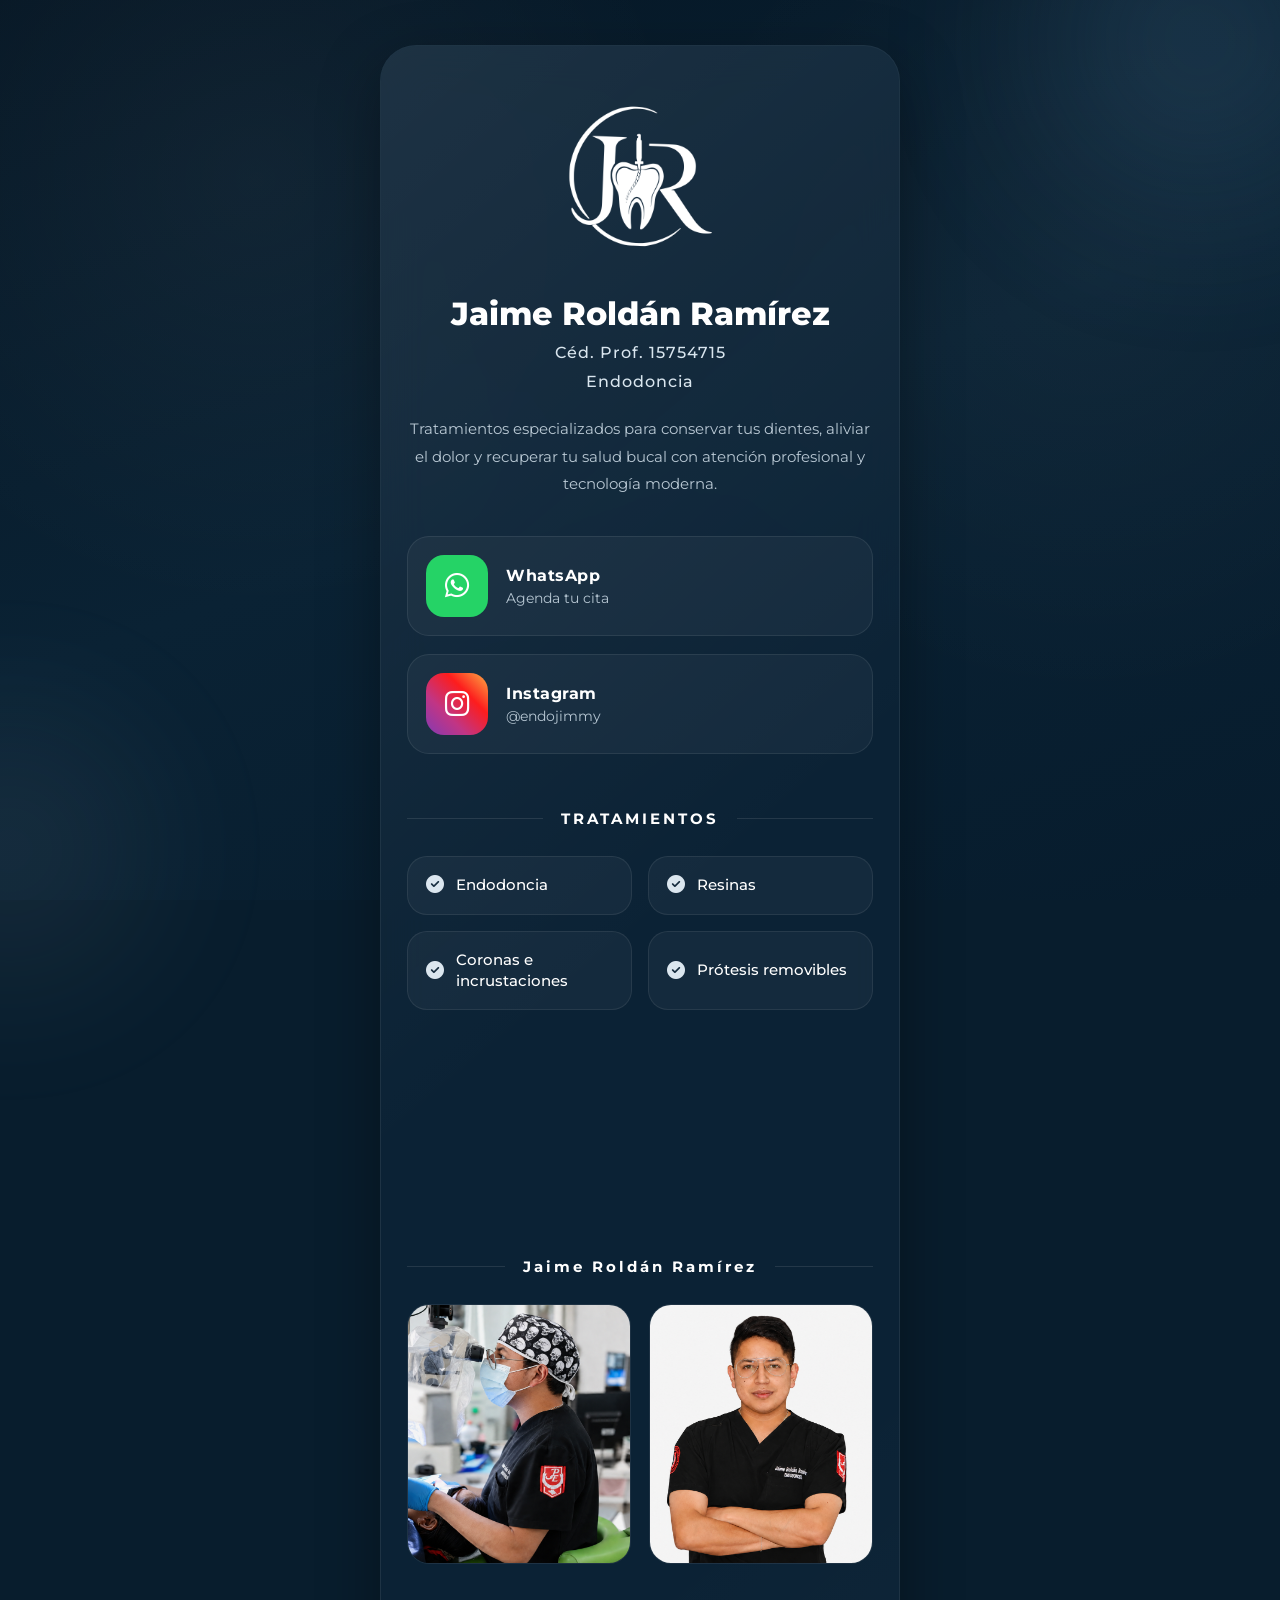
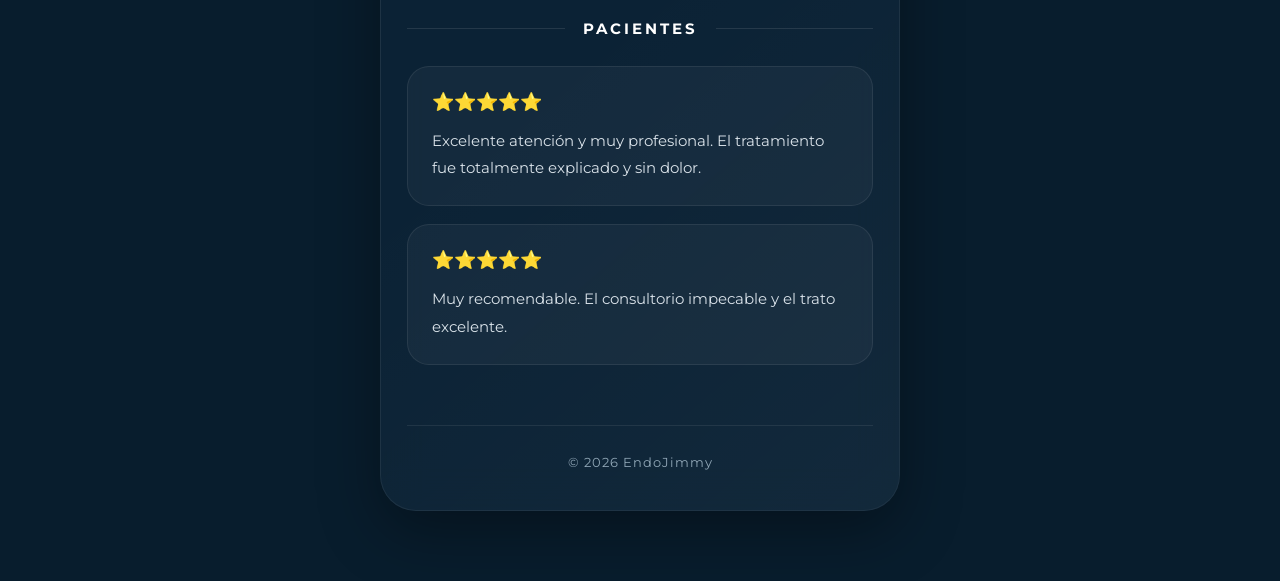
<file: JRR-Endodoncia/index.html>
<!DOCTYPE html>
<html lang="es">

<head>

    <meta charset="UTF-8">

    <meta name="viewport"
        content="width=device-width, initial-scale=1.0">

    <title>JRR-Endodoncia</title>

    <meta name="description"
        content="Especialista en Endodoncia. Atención profesional con tratamientos modernos y mínimamente invasivos.">

    <meta name="theme-color"
        content="#072033">

    <!-- Google Fonts -->

    <link rel="preconnect"
        href="https://fonts.googleapis.com">

    <link rel="preconnect"
        href="https://fonts.gstatic.com"
        crossorigin>

    <link href="https://fonts.googleapis.com/css2?family=Montserrat:wght@300;400;500;600;700;800&display=swap"
        rel="stylesheet">

    <!-- FontAwesome -->

    <link rel="stylesheet"
        href="https://cdnjs.cloudflare.com/ajax/libs/font-awesome/6.5.2/css/all.min.css">

    <link rel="stylesheet"
        href="style.css">

</head>

<body>

    <!-- LOADER -->

    <div class="loader"
        id="loader">

        <div class="loader-content">

            <img src="img/logo.png"
                class="loader-logo"
                alt="Logo">

            <div class="loader-line"></div>

        </div>

    </div>

    <!-- FONDO -->

    <div class="background"></div>

    <div class="glow glow1"></div>

    <div class="glow glow2"></div>

    <!-- TARJETA -->

    <main class="container">

        <section class="card">

            <!-- HERO -->

            <section class="hero">

                <img src="img/logo.png"
                    class="logo"
                    alt="Logo">

                <h1>Jaime Roldán Ramírez</h1>
                <h2>Céd. Prof. 15754715</h2>
                <h2>Endodoncia</h2>

                <p>

                    Tratamientos especializados para conservar tus dientes,
                    aliviar el dolor y recuperar tu salud bucal con atención
                    profesional y tecnología moderna.

                </p>

            </section>

            <!-- BOTONES -->

            <section class="buttons">

                <a href="https://wa.me/5212461721728"
                    target="_blank"
                    class="btn whatsapp">

                    <i class="fa-brands fa-whatsapp"></i>

                    <div>

                        <strong>WhatsApp</strong>

                        <span>Agenda tu cita</span>

                    </div>

                </a>

                <a href="https://www.instagram.com/endojimmy?igsh=MWpnZjM4MzF5cTNueQ%3D%3D&utm_source=qr"
                    target="_blank"
                    class="btn instagram">

                    <i class="fa-brands fa-instagram"></i>

                    <div>

                        <strong>Instagram</strong>

                        <span>@endojimmy</span>

                    </div>

                </a>

            </section>

            <!-- SERVICIOS -->

            <section class="section fade">

                <div class="title">

                    <span></span>

                    <h3>TRATAMIENTOS</h3>

                    <span></span>

                </div>

                <div class="services">

                    <div class="service">

                        <i class="fa-solid fa-circle-check"></i>

                        <span>Endodoncia</span>

                    </div>

                    <div class="service">

                        <i class="fa-solid fa-circle-check"></i>

                        <span>Resinas</span>

                    </div>

                    <div class="service">

                        <i class="fa-solid fa-circle-check"></i>

                        <span>Coronas e incrustaciones</span>

                    </div>

                    <div class="service">

                        <i class="fa-solid fa-circle-check"></i>

                        <span>Prótesis removibles</span>

                    </div>

                    <div class="service">

                        <i class="fa-solid fa-circle-check"></i>

                        <span>Limpieza dental</span>

                    </div>

                    <div class="service">

                        <i class="fa-solid fa-circle-check"></i>

                        <span>Extracciones dentales</span>

                    </div>

                    <div class="service">

                        <i class="fa-solid fa-circle-check"></i>

                        <span>Cirugía de muelas del juicio</span>

                    </div>

                </div>

            </section>

            <!-- GALERÍA -->

            <section class="section fade">

                <div class="title">

                    <span></span>

                    <h3>Jaime Roldán Ramírez</h3>

                    <span></span>

                </div>

                <div class="gallery">

                    <img src="img/con1.png"
                        alt="Consultorio">

                    <img src="img/con2.png"
                        alt="Consultorio">

                </div>

            </section>

            <!-- TESTIMONIOS -->

            <section class="section fade">

                <div class="title">

                    <span></span>

                    <h3>PACIENTES</h3>

                    <span></span>

                </div>

                <div class="testimonial">

                    ⭐⭐⭐⭐⭐

                    <p>

                        Excelente atención y muy profesional.
                        El tratamiento fue totalmente explicado y sin dolor.

                    </p>

                </div>

                <div class="testimonial">

                    ⭐⭐⭐⭐⭐

                    <p>

                        Muy recomendable. El consultorio impecable y el trato excelente.

                    </p>

                </div>

            </section>

            <!-- FOOTER -->

            <footer>

                © 2026 EndoJimmy

            </footer>

        </section>

    </main>

    <script src="script.js"></script>

</body>

</html>
</file>
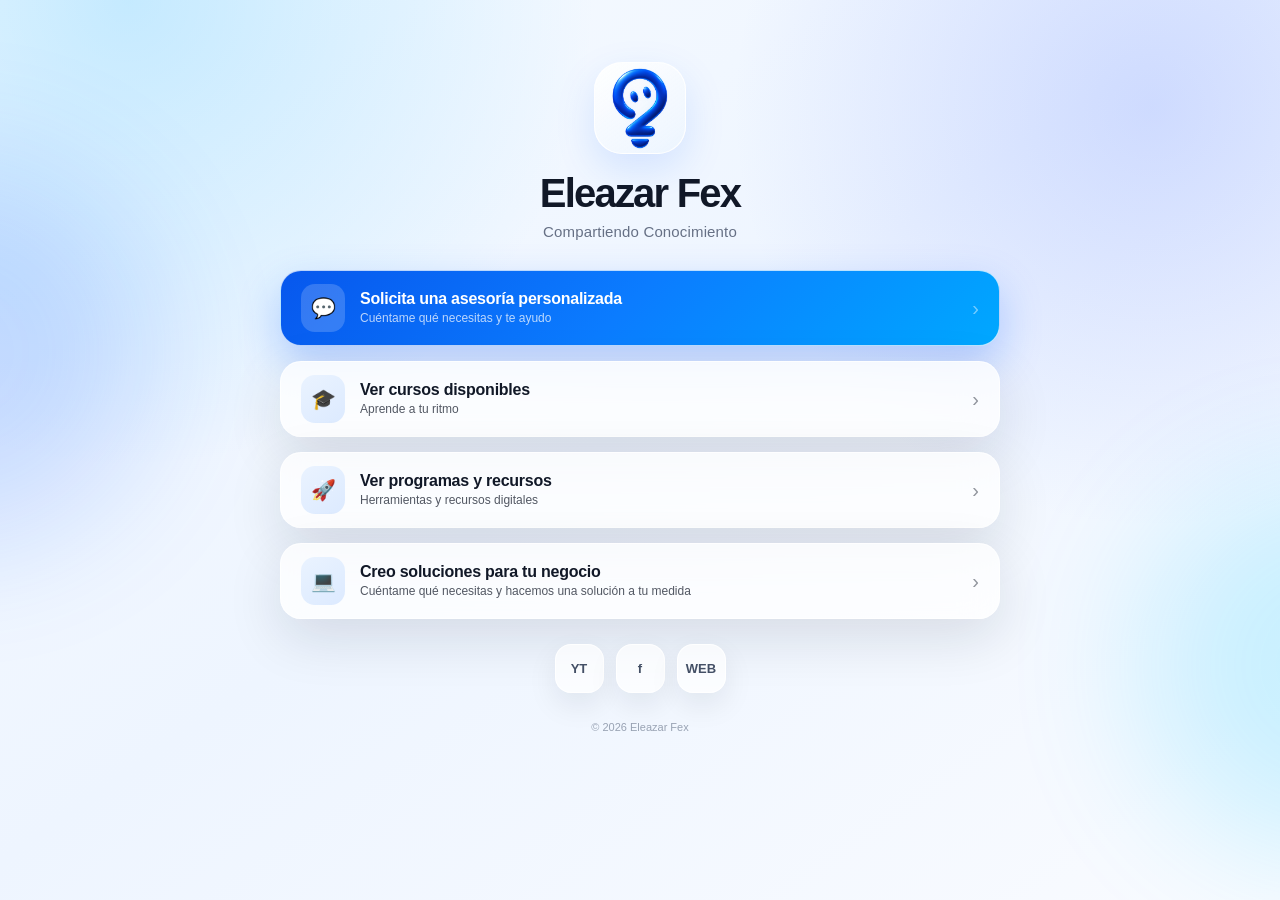
<file: linktree/index.html>
<!DOCTYPE html>
<html lang="es">
<head>
  <meta charset="UTF-8">
  <meta name="viewport" content="width=device-width, initial-scale=1.0, viewport-fit=cover">
  <meta name="theme-color" content="#0b5cff">
  <meta name="description" content="Eleazar Fex — Compartiendo conocimiento. Cursos, programas, recursos y soluciones digitales para tu negocio.">
  <title>Eleazar Fex | Compartiendo Conocimiento</title>

  <style>
    :root{
      --blue:#0b5cff;
      --blue-2:#00a8ff;
      --blue-3:#5b7cff;
      --text:#111827;
      --muted:#667085;
      --card:rgba(255,255,255,.78);
      --border:rgba(255,255,255,.72);
      --shadow:0 18px 55px rgba(15,23,42,.12);
    }

    *{box-sizing:border-box;margin:0;padding:0}

    html{scroll-behavior:smooth}

    body{
      min-height:100vh;
      font-family:-apple-system,BlinkMacSystemFont,"SF Pro Display","SF Pro Text",
                   "Segoe UI",Roboto,Helvetica,Arial,sans-serif;
      color:var(--text);
      background:
        radial-gradient(circle at 10% 0%, rgba(0,168,255,.20), transparent 32%),
        radial-gradient(circle at 90% 12%, rgba(91,124,255,.22), transparent 30%),
        linear-gradient(145deg,#f7fbff 0%,#eef5ff 48%,#f9fbff 100%);
      overflow-x:hidden;
    }

    body::before,
    body::after{
      content:"";
      position:fixed;
      width:380px;
      height:380px;
      border-radius:50%;
      filter:blur(70px);
      opacity:.18;
      pointer-events:none;
      z-index:-1;
    }

    body::before{background:#0b5cff;top:18%;left:-230px}
    body::after{background:#00c6ff;bottom:5%;right:-240px}

    a{text-decoration:none;color:inherit}

    .page{
      width:min(100%, 760px);
      margin:0 auto;
      padding:42px 20px 30px;
    }

    .profile{
      text-align:center;
      animation:fadeUp .7s ease both;
    }

    .logo{
      width:92px;
      height:92px;
      margin:0 auto 18px;
      border-radius:28px;
      display:grid;
      place-items:center;
      background:
        linear-gradient(145deg,rgba(255,255,255,.92),rgba(235,244,255,.78));
      border:1px solid rgba(255,255,255,.9);
      box-shadow:0 15px 40px rgba(11,92,255,.13);
      overflow:hidden;
      position:relative;
    }

    /* Sube tu logo reemplazando logo.png */
    .logo img{
      width:100%;
      height:100%;
      object-fit:contain;
      display:none;
    }

    .logo-placeholder{
      font-size:12px;
      font-weight:700;
      color:#8a96a8;
      letter-spacing:.04em;
    }

    .profile h1{
      font-size:clamp(28px,6vw,40px);
      line-height:1.05;
      letter-spacing:-.045em;
      font-weight:750;
    }

    .profile p{
      margin-top:9px;
      color:var(--muted);
      font-size:15px;
      letter-spacing:.01em;
    }

    .links{
      display:grid;
      gap:13px;
      margin-top:30px;
    }

    .link-card{
      position:relative;
      display:flex;
      align-items:center;
      gap:15px;
      min-height:68px;
      padding:12px 17px;
      border-radius:21px;
      background:var(--card);
      border:1px solid var(--border);
      box-shadow:var(--shadow);
      backdrop-filter:blur(18px);
      -webkit-backdrop-filter:blur(18px);
      transition:transform .22s ease, box-shadow .22s ease, border-color .22s ease;
      animation:fadeUp .65s ease both;
    }

    .link-card:nth-child(1){animation-delay:.08s}
    .link-card:nth-child(2){animation-delay:.14s}
    .link-card:nth-child(3){animation-delay:.20s}
    .link-card:nth-child(4){animation-delay:.26s}

    .link-card:hover{
      transform:translateY(-3px);
      box-shadow:0 23px 65px rgba(15,23,42,.16);
      border-color:rgba(11,92,255,.22);
    }

    .link-card:active{transform:scale(.985)}

    .icon{
      flex:0 0 44px;
      width:44px;
      height:44px;
      border-radius:14px;
      display:grid;
      place-items:center;
      font-size:20px;
      background:linear-gradient(145deg,#eaf3ff,#dceaff);
    }

    .link-card.primary{
      color:#fff;
      background:linear-gradient(135deg,#0757ed 0%,#0b7cff 48%,#00a8ff 100%);
      box-shadow:0 17px 42px rgba(11,92,255,.27);
    }

    .link-card.primary .icon{
      background:rgba(255,255,255,.18);
      color:#fff;
    }

    .link-content{
      min-width:0;
      flex:1;
    }

    .link-title{
      display:block;
      font-size:16px;
      font-weight:700;
      letter-spacing:-.015em;
    }

    .link-sub{
      display:block;
      margin-top:3px;
      font-size:12px;
      opacity:.72;
      line-height:1.3;
    }

    .arrow{
      font-size:20px;
      opacity:.45;
      transition:transform .2s ease;
    }

    .link-card:hover .arrow{transform:translateX(3px)}

    .socials{
      display:flex;
      justify-content:center;
      gap:12px;
      margin-top:25px;
      animation:fadeUp .7s .35s ease both;
    }

    .social{
      width:49px;
      height:49px;
      display:grid;
      place-items:center;
      border-radius:16px;
      background:rgba(255,255,255,.72);
      border:1px solid rgba(255,255,255,.85);
      box-shadow:0 12px 30px rgba(15,23,42,.08);
      font-weight:800;
      font-size:13px;
      color:#445066;
      transition:transform .2s ease, background .2s ease, color .2s ease;
    }

    .social:hover{
      transform:translateY(-3px);
      background:#fff;
      color:var(--blue);
    }

    footer{
      text-align:center;
      margin-top:28px;
      color:#98a2b3;
      font-size:11px;
      animation:fadeUp .7s .42s ease both;
    }

    .pulse{
      position:absolute;
      inset:0;
      border-radius:21px;
      pointer-events:none;
      opacity:0;
      background:linear-gradient(90deg,transparent,rgba(255,255,255,.2),transparent);
      transform:translateX(-100%);
    }

    .primary:hover .pulse{
      opacity:1;
      animation:shine .8s ease;
    }

    @keyframes shine{
      to{transform:translateX(100%)}
    }

    @keyframes fadeUp{
      from{opacity:0;transform:translateY(12px)}
      to{opacity:1;transform:translateY(0)}
    }

    @media (min-width:760px){
      .page{
        width:min(100%,760px);
        padding-top:62px;
      }

      .links{
        gap:15px;
      }

      .link-card{
        min-height:74px;
        padding:13px 20px;
      }

      .icon{
        width:48px;
        height:48px;
      }
    }

    @media (max-width:420px){
      .page{padding:30px 15px 24px}
      .logo{width:84px;height:84px;border-radius:25px}
      .link-card{min-height:64px;border-radius:19px}
      .icon{width:42px;height:42px;flex-basis:42px;border-radius:13px}
      .link-title{font-size:15px}
    }

    @media (prefers-reduced-motion:reduce){
      *,*::before,*::after{
        animation-duration:.01ms!important;
        animation-iteration-count:1!important;
        transition-duration:.01ms!important;
        scroll-behavior:auto!important;
      }
    }
  </style>
</head>

<body>
  <main class="page">

    <header class="profile">
      <div class="logo" aria-label="Espacio para el logo de Eleazar Fex">
        <!-- Coloca aquí tu logo: guarda tu imagen como "logo.png" en la misma carpeta -->
        <img src="logo.png" alt="Logo de Eleazar Fex">
        <span class="logo-placeholder">TU LOGO</span>
      </div>

      <h1>Eleazar Fex</h1>
      <p>Compartiendo Conocimiento</p>
    </header>

    <section class="links" aria-label="Enlaces principales">

      <a class="link-card primary"
         href="https://wa.me/527491040729?text=Hola%20Eleazar%2C%20me%20gustar%C3%ADa%20solicitar%20una%20asesor%C3%ADa%20personalizada."
         target="_blank" rel="noopener noreferrer">
        <span class="icon">💬</span>
        <span class="link-content">
          <span class="link-title">Solicita una asesoría personalizada</span>
          <span class="link-sub">Cuéntame qué necesitas y te ayudo</span>
        </span>
        <span class="arrow">›</span>
        <span class="pulse"></span>
      </a>

      <a class="link-card"
         href="https://sites.google.com/view/eleazarfex/cursos"
         target="_blank" rel="noopener noreferrer">
        <span class="icon">🎓</span>
        <span class="link-content">
          <span class="link-title">Ver cursos disponibles</span>
          <span class="link-sub">Aprende a tu ritmo</span>
        </span>
        <span class="arrow">›</span>
      </a>

      <a class="link-card"
         href="https://sites.google.com/view/eleazarfex/programas"
         target="_blank" rel="noopener noreferrer">
        <span class="icon">🚀</span>
        <span class="link-content">
          <span class="link-title">Ver programas y recursos</span>
          <span class="link-sub">Herramientas y recursos digitales</span>
        </span>
        <span class="arrow">›</span>
      </a>

      <a class="link-card"
         href="https://wa.me/527491040729?text=Hola%20Eleazar%2C%20quiero%20contarte%20una%20idea%20para%20una%20soluci%C3%B3n%20digital%20para%20mi%20negocio."
         target="_blank" rel="noopener noreferrer">
        <span class="icon">💻</span>
        <span class="link-content">
          <span class="link-title">Creo soluciones para tu negocio</span>
          <span class="link-sub">Cuéntame qué necesitas y hacemos una solución a tu medida</span>
        </span>
        <span class="arrow">›</span>
      </a>

    </section>

    <nav class="socials" aria-label="Redes sociales">
      <a class="social" href="https://www.youtube.com/@EleazarFEX"
         target="_blank" rel="noopener noreferrer" aria-label="YouTube">YT</a>

      <a class="social" href="https://www.facebook.com/eleazarfex1/"
         target="_blank" rel="noopener noreferrer" aria-label="Facebook">f</a>

      <a class="social" href="https://sites.google.com/view/eleazarfex/inicio"
         target="_blank" rel="noopener noreferrer" aria-label="Google Sites">WEB</a>
    </nav>

    <footer>
      © <span id="year"></span> Eleazar Fex
    </footer>

  </main>

  <script>
    document.getElementById("year").textContent = new Date().getFullYear();

    // Cuando agregues logo.png, se muestra automáticamente y desaparece "TU LOGO".
    const logo = document.querySelector(".logo img");
    const placeholder = document.querySelector(".logo-placeholder");

    logo.addEventListener("load", () => {
      logo.style.display = "block";
      placeholder.style.display = "none";
    });

    logo.addEventListener("error", () => {
      logo.style.display = "none";
      placeholder.style.display = "block";
    });
  </script>
</body>
</html>
</file>
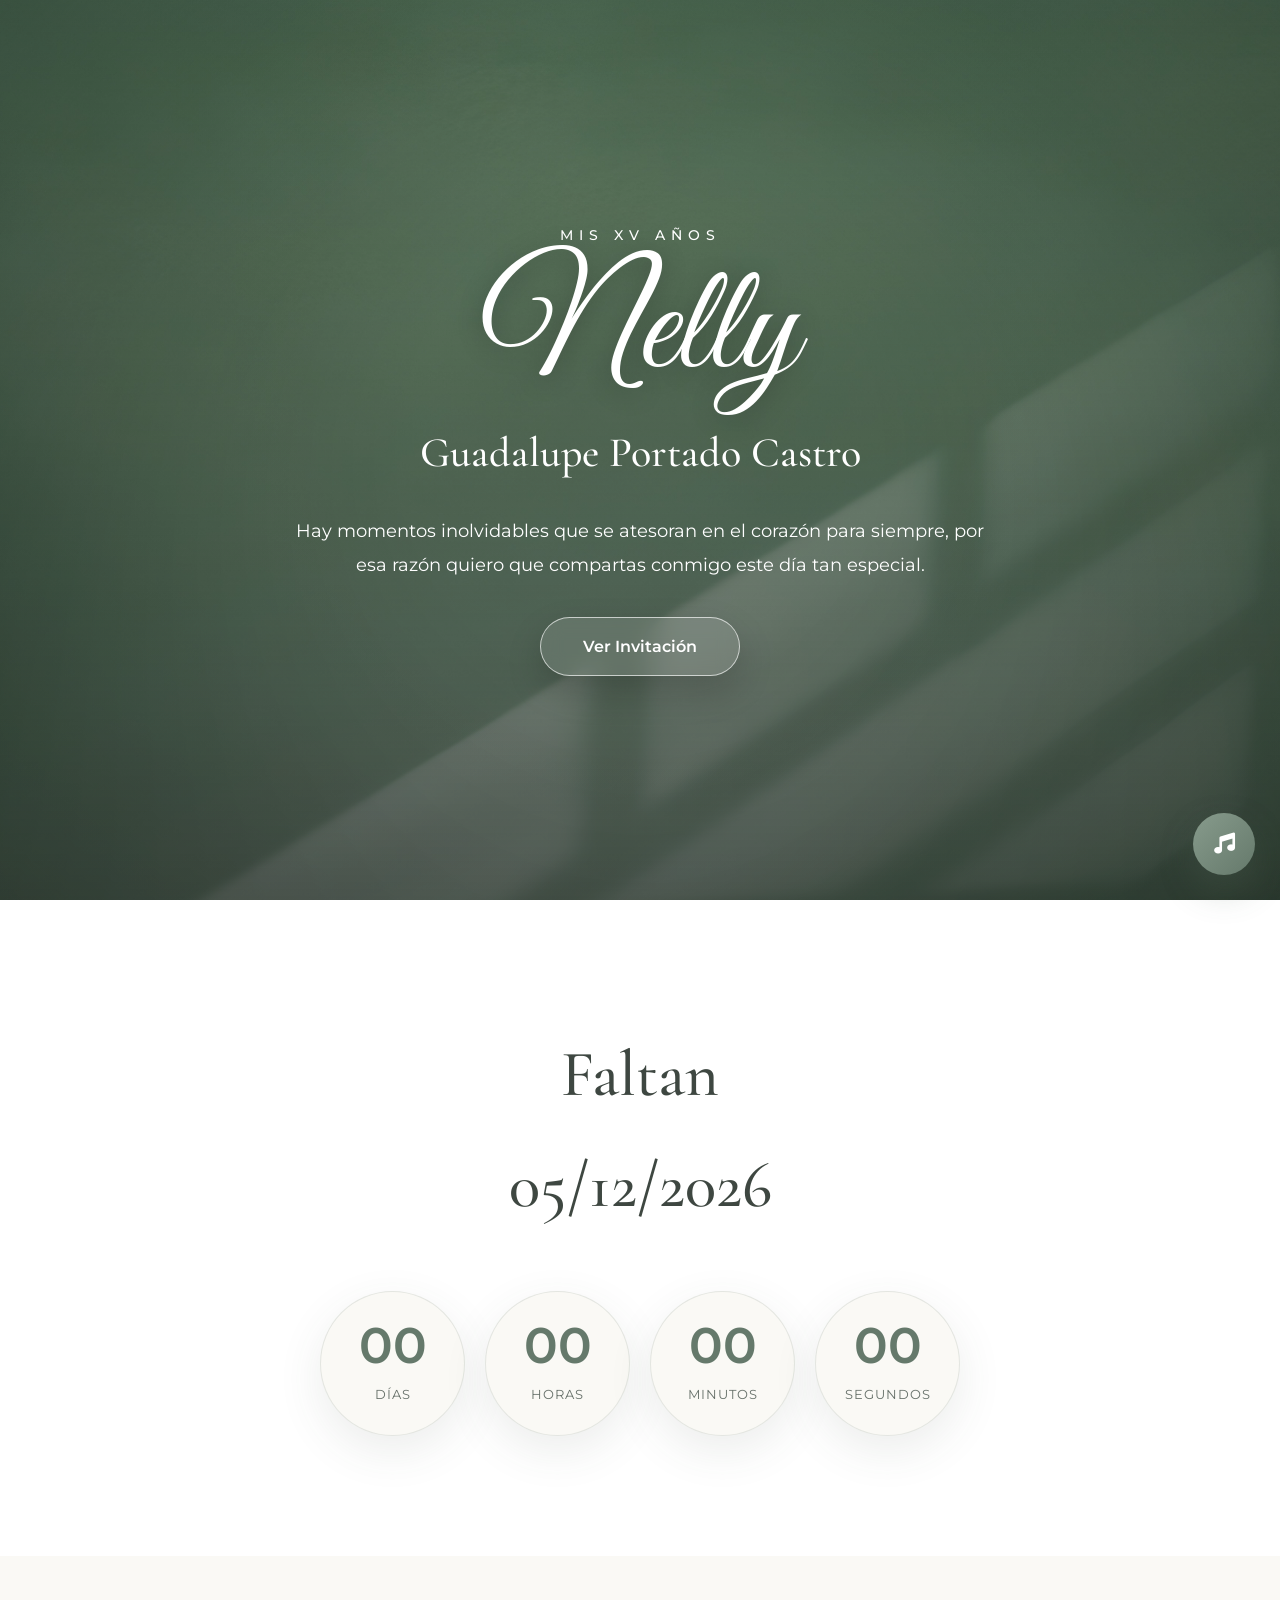
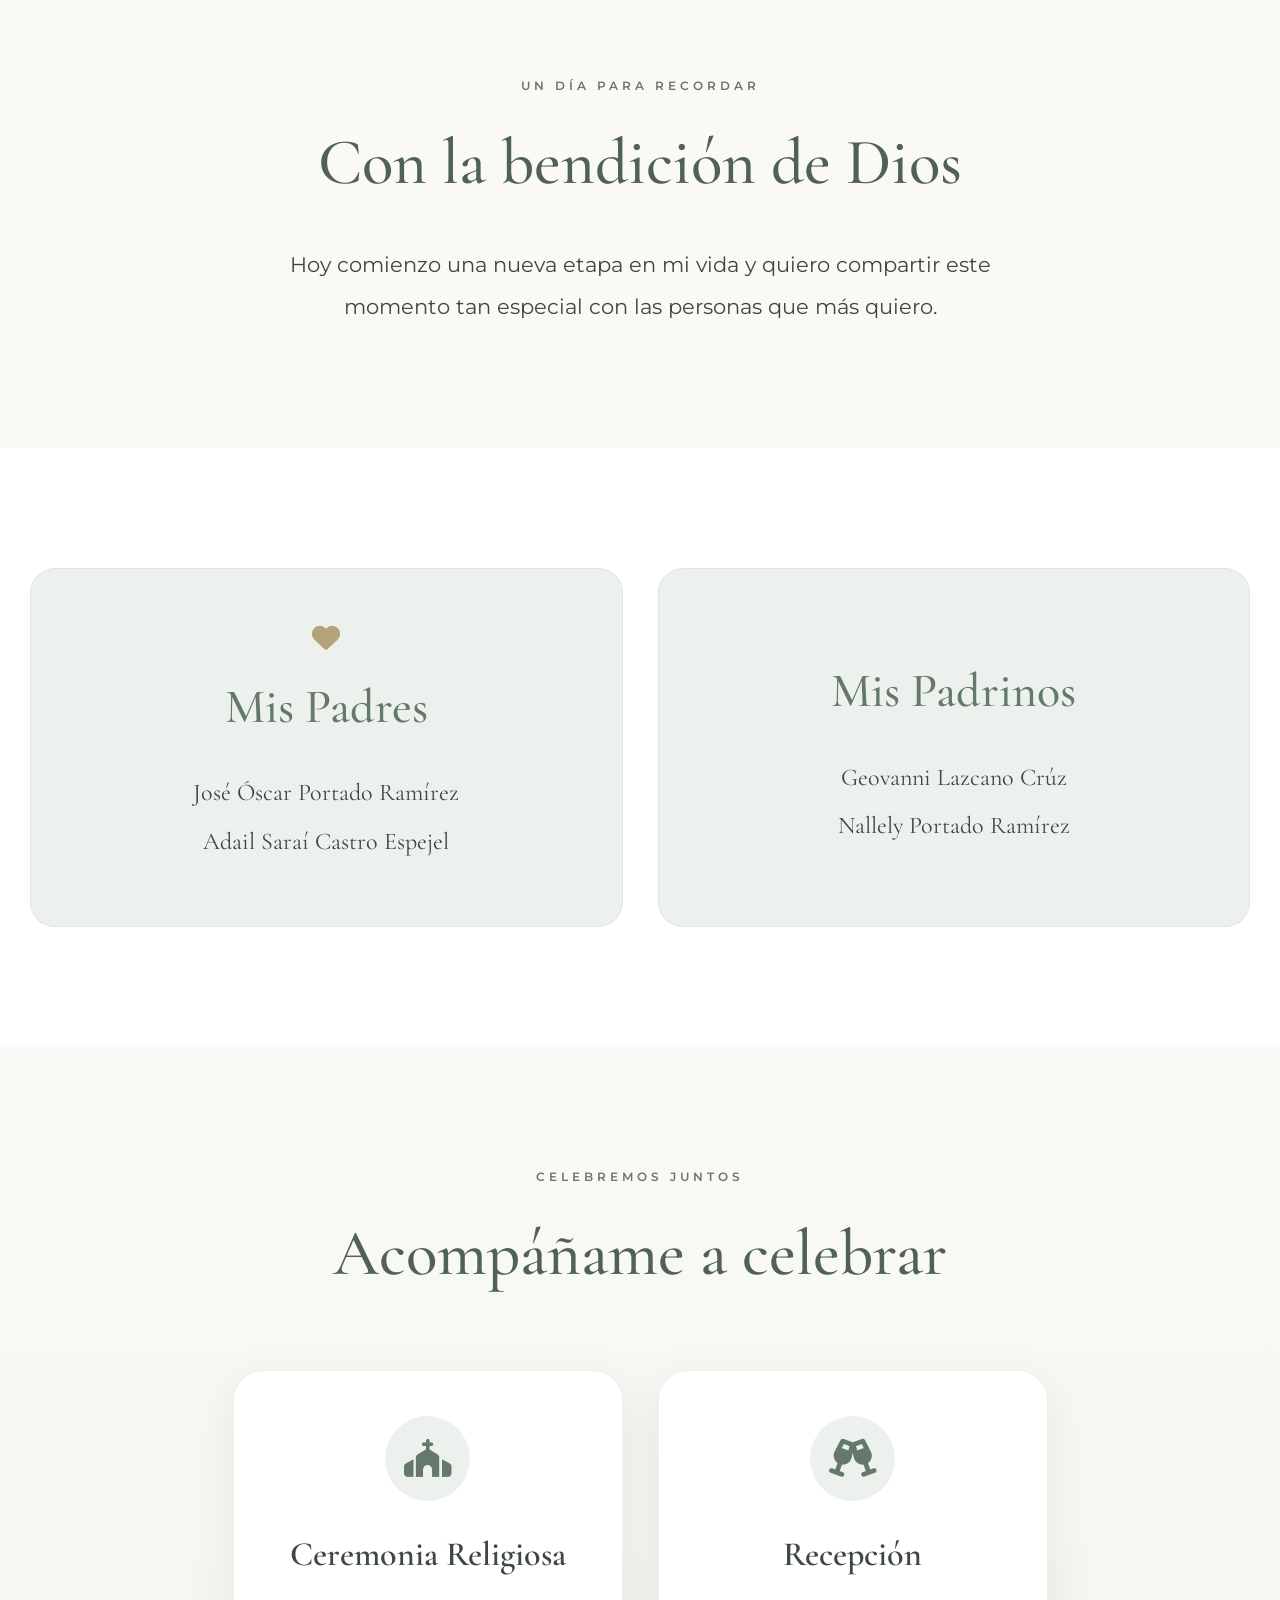
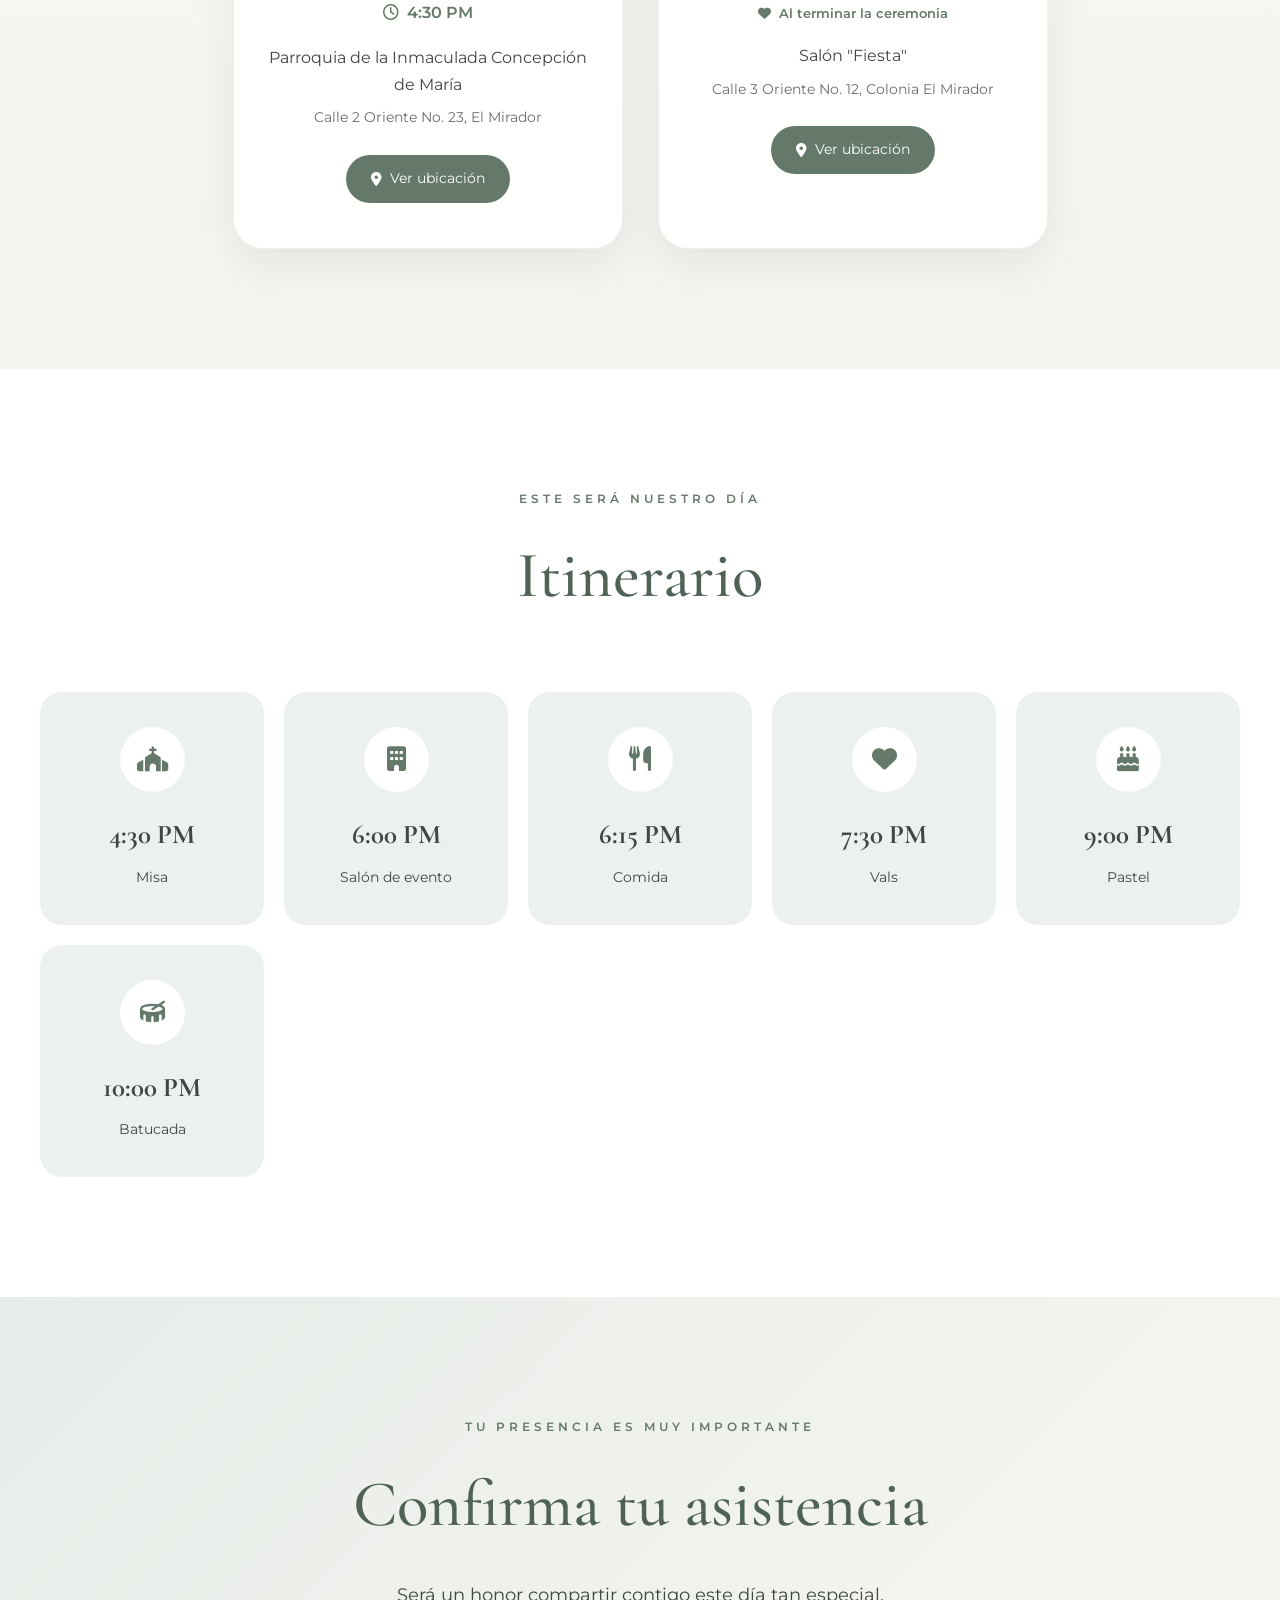
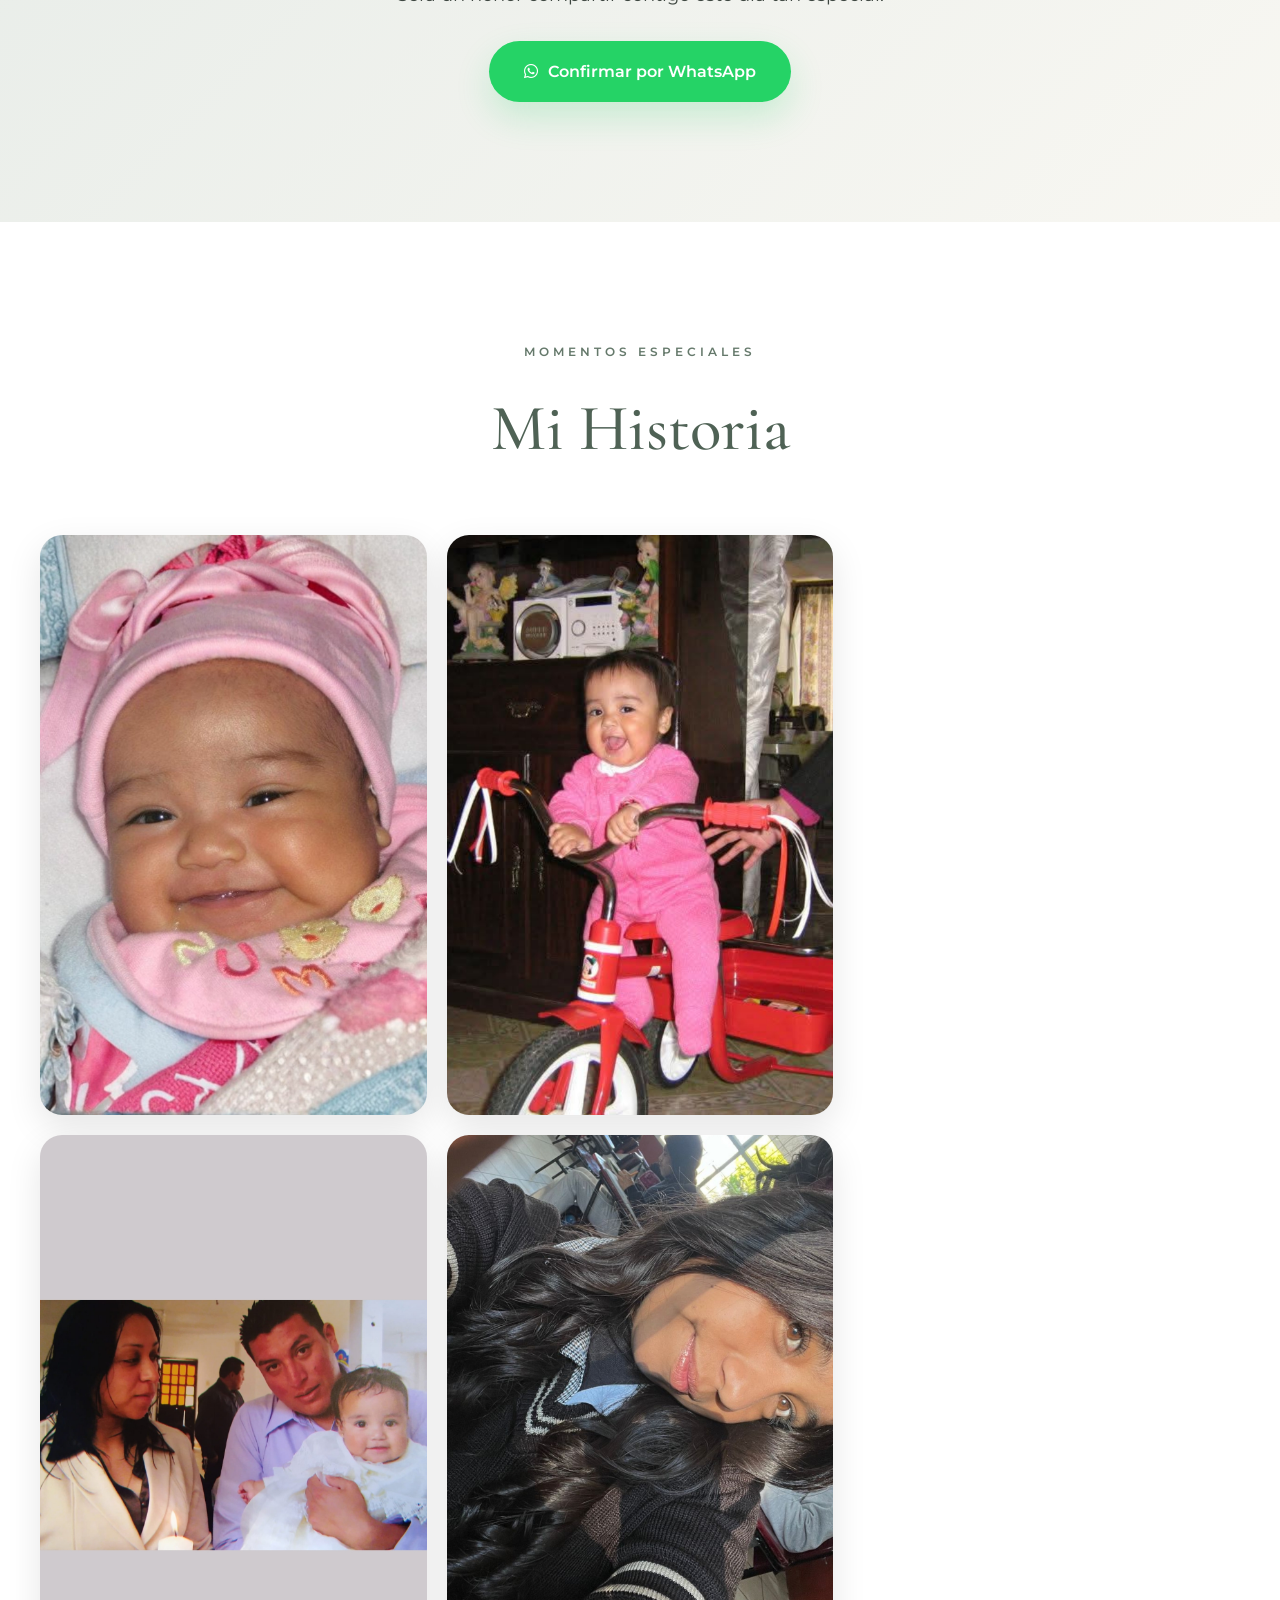
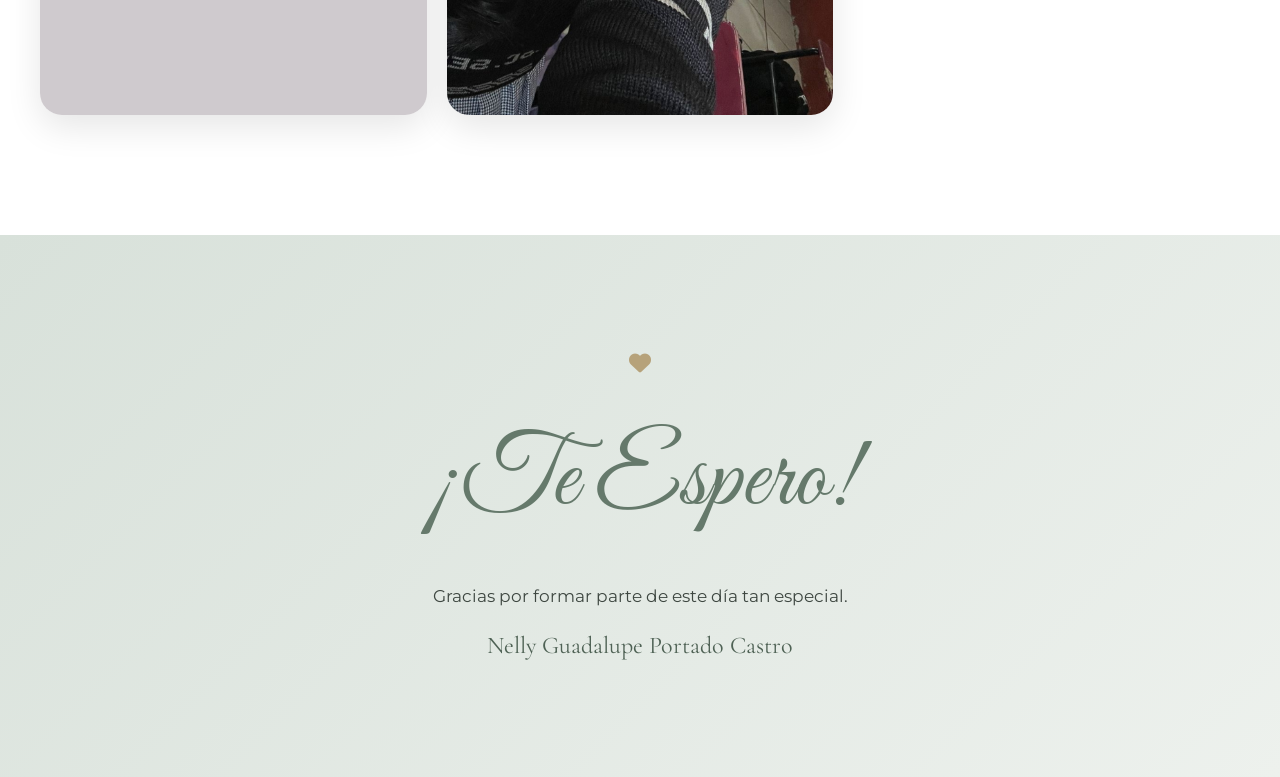
<file: web/INVITACION-Mix_xv_Nelly/index.html>
<!DOCTYPE html>
<html lang="es">

<head>
    <meta charset="UTF-8">
    <meta name="viewport" content="width=device-width, initial-scale=1.0">

    <title>Mis XV Años | Nelly Guadalupe Portado Castro</title>

    <!-- Google Fonts -->
    <link rel="preconnect" href="https://fonts.googleapis.com">
    <link rel="preconnect" href="https://fonts.gstatic.com" crossorigin>

    <link
        href="https://fonts.googleapis.com/css2?family=Great+Vibes&family=Cormorant+Garamond:wght@300;400;500;600;700&family=Montserrat:wght@300;400;500;600;700&display=swap"
        rel="stylesheet"
    >

    <!-- AOS -->
    <link
        href="https://unpkg.com/aos@2.3.4/dist/aos.css"
        rel="stylesheet"
    >

    <!-- Font Awesome -->
    <link
        rel="stylesheet"
        href="https://cdnjs.cloudflare.com/ajax/libs/font-awesome/6.5.1/css/all.min.css"
    >

    <!-- CSS -->
    <link rel="stylesheet" href="style.css">
</head>

<body>

    <!-- ==========================================
         MÚSICA
    =========================================== -->

    <audio id="music" loop>
        <source src="assets/music.mp3" type="audio/mpeg">
    </audio>

    <!--
        SEGUNDA CANCIÓN
        Cuando tengas la segunda canción puedes agregarla
        como otro source o cambiar la lógica del reproductor.
    -->

    <button id="musicBtn" aria-label="Reproducir música">
        <i class="fas fa-music"></i>
    </button>


    <!-- ==========================================
         HERO
    =========================================== -->

    <section class="hero">

        <div class="overlay"></div>

        <img
            src="assets/portada.jpg"
            class="hero-image"
            alt="Nelly Guadalupe Portado Castro"
        >

        <div class="hero-content">

            <span>Mis XV Años</span>

            <h1>Nelly</h1>

            <h3>Guadalupe Portado Castro</h3>

            <p>
                Hay momentos inolvidables que se atesoran en el corazón
                para siempre, por esa razón quiero que compartas conmigo
                este día tan especial.
            </p>

            <a href="#contador" class="btn">
                Ver Invitación
            </a>

        </div>

    </section>


    <!-- ==========================================
         CONTADOR
    =========================================== -->

    <section id="contador" class="countdown-section">

        <h2 data-aos="fade-up">
            Faltan <br>
            05/12/2026
        </h2>

        <div class="countdown">

            <div class="box">
                <span id="days">00</span>
                <small>Días</small>
            </div>

            <div class="box">
                <span id="hours">00</span>
                <small>Horas</small>
            </div>

            <div class="box">
                <span id="minutes">00</span>
                <small>Minutos</small>
            </div>

            <div class="box">
                <span id="seconds">00</span>
                <small>Segundos</small>
            </div>

        </div>

    </section>


    <!-- ==========================================
         MENSAJE
    =========================================== -->

    <section
        class="message"
        data-aos="fade-up"
    >

        <span class="section-subtitle">
            Un día para recordar
        </span>

        <h2>
            Con la bendición de Dios
        </h2>

        <p>
            Hoy comienzo una nueva etapa en mi vida y quiero compartir
            este momento tan especial con las personas que más quiero.
        </p>

    </section>


    <!-- ==========================================
         PADRES Y PADRINOS
    =========================================== -->

    <section class="parents">

        <div data-aos="fade-right">

            <i class="fas fa-heart"></i>

            <h2>
                Mis Padres
            </h2>

            <p>
                José Óscar Portado Ramírez
            </p>

            <p>
                Adail Saraí Castro Espejel
            </p>

        </div>


        <div data-aos="fade-up">

            <i class="fas fa-rings-wedding"></i>

            <h2>
                Mis Padrinos
            </h2>

            <p>
                Geovanni Lazcano Crúz
            </p>

            <p>
                Nallely Portado Ramírez
            </p>

        </div>

    </section>


    <!-- ==========================================
         EVENTOS
    =========================================== -->

    <section class="events">

        <span class="section-subtitle">
            Celebremos juntos
        </span>

        <h2 data-aos="fade-up">
            Acompáñame a celebrar
        </h2>


        <div class="cards">

            <!-- MISA -->

            <div
                class="card"
                data-aos="zoom-in"
            >

                <div class="card-icon">
                    <i class="fas fa-church"></i>
                </div>

                <h3>
                    Ceremonia Religiosa
                </h3>

                <div class="event-time">
                    <i class="far fa-clock"></i>
                    4:30 PM
                </div>

                <p>
                    Parroquia de la Inmaculada
                    Concepción de María
                </p>

                <p class="address">
                    Calle 2 Oriente No. 23,
                    El Mirador
                </p>

                <a
                    href="https://maps.app.goo.gl/rv3kmeroZBT3Mr7k9"
                    target="_blank"
                    rel="noopener noreferrer"
                >
                    <i class="fas fa-location-dot"></i>
                    Ver ubicación
                </a>

            </div>


            <!-- RECEPCIÓN -->

            <div
                class="card"
                data-aos="zoom-in"
            >

                <div class="card-icon">
                    <i class="fas fa-champagne-glasses"></i>
                </div>

                <h3>
                    Recepción
                </h3>

                <div class="event-time reception-text">
                    <i class="fas fa-heart"></i>
                    Al terminar la ceremonia
                </div>

                <p>
                    Salón "Fiesta"
                </p>

                <p class="address">
                    Calle 3 Oriente No. 12,
                    Colonia El Mirador
                </p>

                <a
                    href="https://maps.app.goo.gl/5zr5r2AdUJnLSmt99"
                    target="_blank"
                    rel="noopener noreferrer"
                >
                    <i class="fas fa-location-dot"></i>
                    Ver ubicación
                </a>

            </div>

        </div>

    </section>


<!--* ==========================================*
*        ITINERARIO
*   =========================================== *-->

<section class="timeline">

    <span class="section-subtitle">
        Este será nuestro día
    </span>

    <h2 data-aos="fade-up">
        Itinerario
    </h2>


    <div class="timeline-container">

        <div
            class="timeline-item"
            data-aos="fade-up"
        >

            <div class="timeline-icon">
                <i class="fas fa-church"></i>
            </div>

            <h3>
                4:30 PM
            </h3>

            <p>
                Misa
            </p>

        </div>


        <div
            class="timeline-item"
            data-aos="fade-up"
        >

            <div class="timeline-icon">
                <i class="fas fa-building"></i>
            </div>

            <h3>
                6:00 PM
            </h3>

            <p>
                Salón de evento
            </p>

        </div>


        <div
            class="timeline-item"
            data-aos="fade-up"
        >

            <div class="timeline-icon">
                <i class="fas fa-utensils"></i>
            </div>

            <h3>
                6:15 PM
            </h3>

            <p>
                Comida
            </p>

        </div>


        <div
            class="timeline-item"
            data-aos="fade-up"
        >

            <div class="timeline-icon">
                <i class="fas fa-heart"></i>
            </div>

            <h3>
                7:30 PM
            </h3>

            <p>
                Vals
            </p>

        </div>


        <div
            class="timeline-item"
            data-aos="fade-up"
        >

            <div class="timeline-icon">
                <i class="fas fa-cake-candles"></i>
            </div>

            <h3>
                9:00 PM
            </h3>

            <p>
                Pastel
            </p>

        </div>


        <div
            class="timeline-item"
            data-aos="fade-up"
        >

            <div class="timeline-icon">
                <i class="fas fa-drum"></i>
            </div>

            <h3>
                10:00 PM
            </h3>

            <p>
                Batucada
            </p>

        </div>

    </div>

</section>


    <!-- ==========================================
         CONFIRMACIÓN
    =========================================== -->

    <section class="confirm">

        <span class="section-subtitle">
            Tu presencia es muy importante
        </span>

        <h2>
            Confirma tu asistencia
        </h2>

        <p>
            Será un honor compartir contigo este día tan especial.
        </p>

        <a
            href="https://wa.me/522411256338?text=Hola,%20confirmo%20mi%20asistencia%20a%20los%20XV%20A%C3%B1os%20de%20Nelly%20Guadalupe%20Portado%20Castro.%20%C2%A1Ser%C3%A1%20un%20placer%20acompa%C3%B1arla%20en%20este%20d%C3%ADa%20tan%20especial!"
            target="_blank"
            rel="noopener noreferrer"
            class="whatsapp"
        >

            <i class="fab fa-whatsapp"></i>

            Confirmar por WhatsApp

        </a>

    </section>


    <!-- ==========================================
         GALERÍA
    =========================================== -->

    <section class="gallery">

        <span class="section-subtitle">
            Momentos especiales
        </span>

        <h2>
            Mi Historia
        </h2>

        <div class="gallery-grid">

            <div class="gallery-item">
                <img
                    src="assets/1.jpg"
                    alt="Nelly - Foto 1"
                    loading="lazy"
                >
            </div>

            <div class="gallery-item">
                <img
                    src="assets/2.jpg"
                    alt="Nelly - Foto 2"
                    loading="lazy"
                >
            </div>

            <div class="gallery-item">
                <img
                    src="assets/3.jpg"
                    alt="Nelly - Foto 3"
                    loading="lazy"
                >
            </div>

            <div class="gallery-item">
                <img
                    src="assets/4.jpg"
                    alt="Nelly - Foto 4"
                    loading="lazy"
                >
            </div>

        </div>

    </section>


    <!-- ==========================================
         FOOTER
    =========================================== -->

    <footer>

        <div class="footer-decoration">
            <i class="fas fa-heart"></i>
        </div>

        <h2>
            ¡Te Espero!
        </h2>

        <p>
            Gracias por formar parte de este día tan especial.
        </p>

        <span>
            Nelly Guadalupe Portado Castro
        </span>

    </footer>


    <!-- ==========================================
         AOS
    =========================================== -->

    <script
        src="https://unpkg.com/aos@2.3.4/dist/aos.js">
    </script>


    <!-- ==========================================
         JAVASCRIPT
    =========================================== -->

    <script src="script.js"></script>

</body>

</html>
</file>
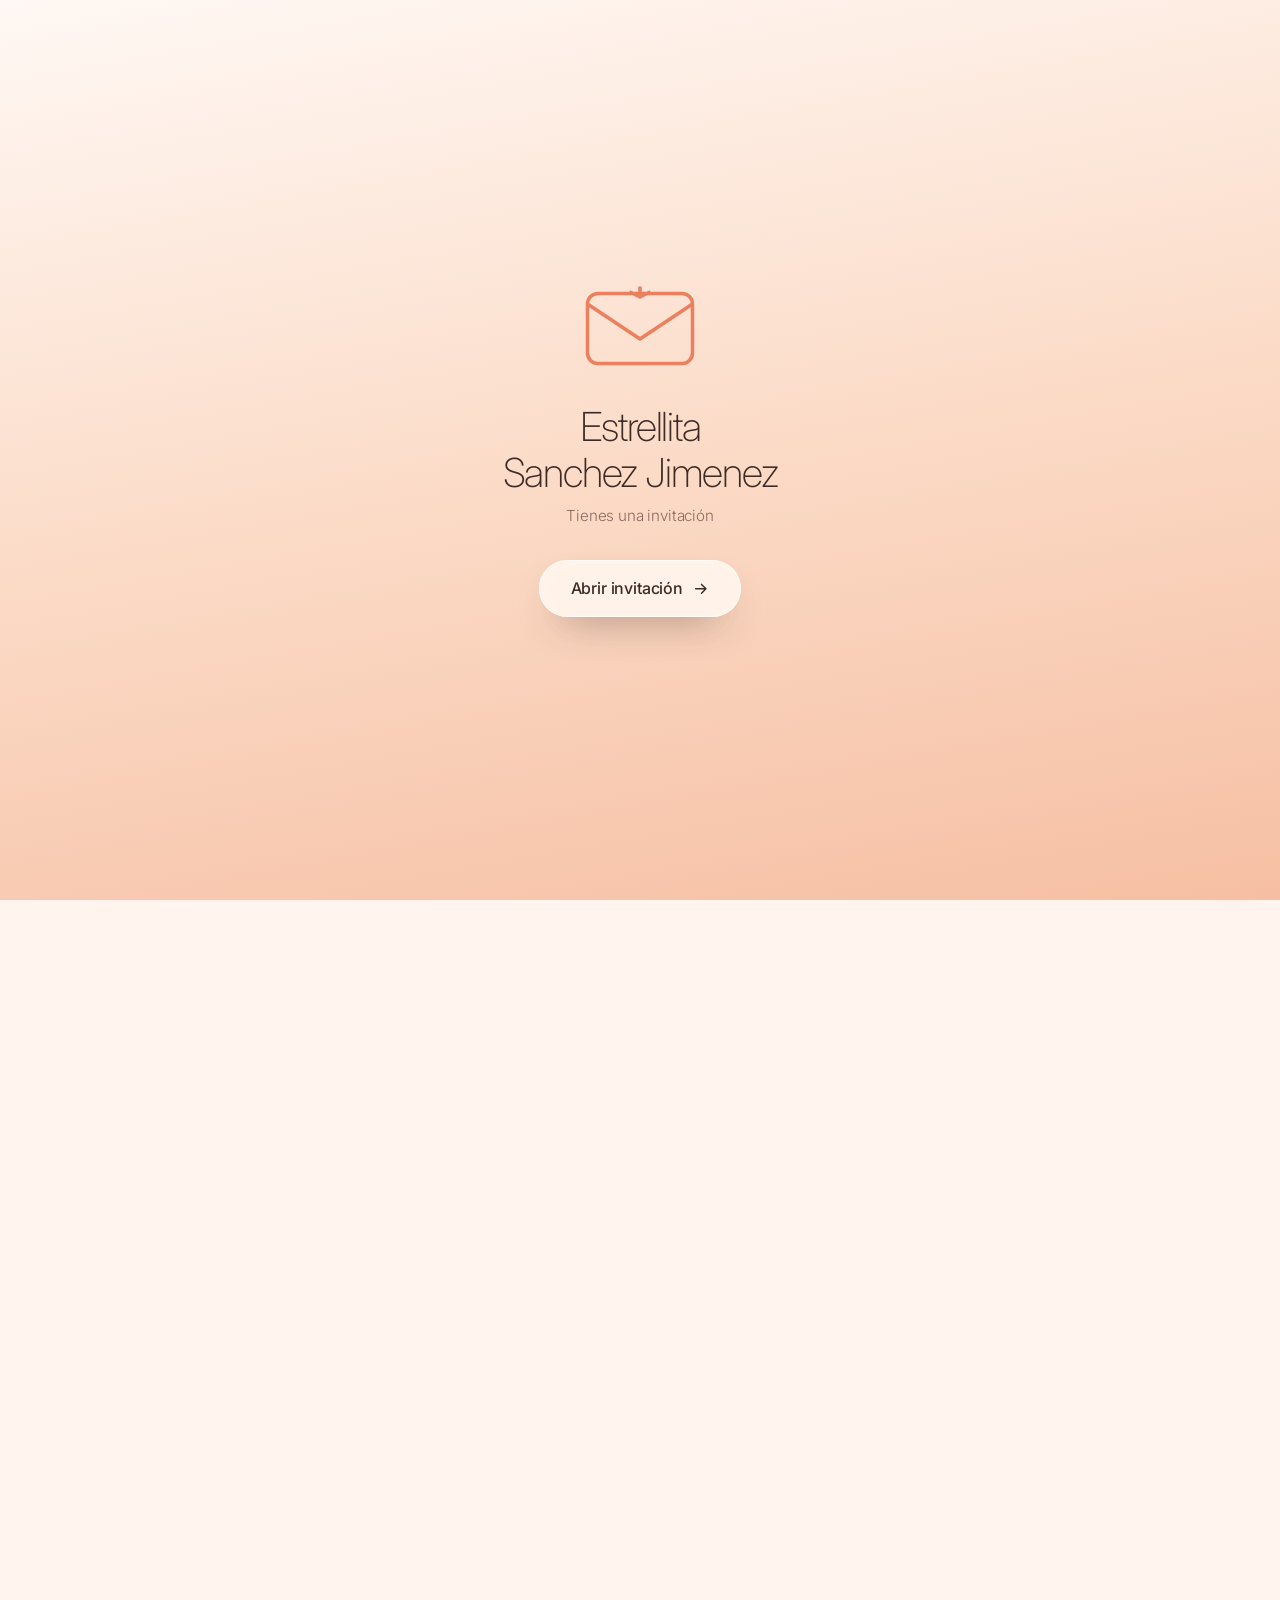
<file: web/MIS_XV_ESTRELLITA/index.html>
<!DOCTYPE html>
<html lang="es">
<head>
<meta charset="UTF-8">
<meta name="viewport" content="width=device-width, initial-scale=1, viewport-fit=cover">

<title>Mis XV · Estrellita Sanchez Jimenez</title>
<meta name="description" content="Invitación digital de los XV años de Estrellita Sanchez Jimenez — 17 de octubre de 2026.">
<meta name="theme-color" content="#FFF4EE">

<!-- Vista previa al compartir por WhatsApp -->
<meta property="og:type" content="website">
<meta property="og:title" content="Mis XV · Estrellita Sanchez Jimenez">
<meta property="og:description" content="17 de octubre de 2026. Acompáñanos en este día tan especial.">
<meta property="og:locale" content="es_MX">

<!-- TIPOGRAFÍA ESTILO iPHONE
     En iPhone y Mac se usa la tipografía real del sistema (San Francisco).
     En Android y Windows se carga Inter, que es prácticamente idéntica. -->
<link rel="preconnect" href="https://fonts.googleapis.com">
<link rel="preconnect" href="https://fonts.gstatic.com" crossorigin>
<link href="https://fonts.googleapis.com/css2?family=Inter:wght@200;300;400;500;600&display=swap" rel="stylesheet">

<style>
/* ============================================================
   1 · TOKENS
   ============================================================ */
:root{
  --crema:      #FFF4EE;
  --crema-2:    #FFEDE4;
  --blanco:     #FFFFFF;
  --champagne:  #F6E3D3;
  --durazno:    #FBC9AC;
  --melon:      #F79C78;
  --coral:      #EC7F5E;
  --dorado:     #C9A66B;
  --tinta:      #3D2B26;
  --tinta-2:    #8A6B61;

  /* La pila de fuentes empieza por la del sistema: en iOS = San Francisco */
  --sf: -apple-system, BlinkMacSystemFont, 'SF Pro Display', 'SF Pro Text',
        'Inter', 'Segoe UI', Roboto, 'Helvetica Neue', sans-serif;

  --ancho: 30rem;
  --glass: saturate(180%) blur(20px);
}

/* ============================================================
   2 · BASE
   ============================================================ */
*,*::before,*::after{ box-sizing:border-box; }

html,body{
  margin:0; padding:0;
  max-width:100%;
  overflow-x:hidden;
}
html{ -webkit-text-size-adjust:100%; scroll-behavior:smooth; }

body{
  background:var(--crema);
  color:var(--tinta);
  font-family:var(--sf);
  font-weight:300;
  font-size:clamp(1rem,.97rem + .18vw,1.06rem);
  line-height:1.6;
  letter-spacing:-.01em;          /* tracking apretado, muy iOS */
  text-align:center;
  -webkit-font-smoothing:antialiased;
  text-rendering:optimizeLegibility;
}

/* Bloquea el scroll mientras la portada de entrada está abierta */
body.bloqueado{ overflow:hidden; height:100vh; }

img{ max-width:100%; height:auto; display:block; }
a{ color:inherit; text-decoration:none; }
button{ font:inherit; color:inherit; border:none; background:none; }

:where(a,button):focus-visible{
  outline:2.5px solid var(--coral);
  outline-offset:3px;
  border-radius:1rem;
}

/* ============================================================
   3 · FONDO VIVO (malla de luz que respira, puro CSS)
   ============================================================ */
.fondo{
  position:fixed; inset:0; z-index:0;
  pointer-events:none;
  overflow:hidden;
  background:var(--crema);
}
.blob{
  position:absolute;
  width:70vmax; height:70vmax;
  border-radius:50%;
  filter:blur(60px);
  opacity:.55;
  will-change:transform;
}
.blob--1{ background:radial-gradient(circle,#FFC9A8,transparent 65%); top:-25vmax; left:-20vmax; animation:derivar1 26s ease-in-out infinite; }
.blob--2{ background:radial-gradient(circle,#F79C78,transparent 65%); bottom:-30vmax; right:-25vmax; animation:derivar2 32s ease-in-out infinite; }
.blob--3{ background:radial-gradient(circle,#F3DCC0,transparent 65%); top:35%; left:20%; animation:derivar3 38s ease-in-out infinite; }

@keyframes derivar1{ 0%,100%{transform:translate3d(0,0,0) scale(1)} 50%{transform:translate3d(8vw,6vh,0) scale(1.12)} }
@keyframes derivar2{ 0%,100%{transform:translate3d(0,0,0) scale(1.05)} 50%{transform:translate3d(-9vw,-7vh,0) scale(.92)} }
@keyframes derivar3{ 0%,100%{transform:translate3d(0,0,0) scale(.95)} 50%{transform:translate3d(6vw,-9vh,0) scale(1.1)} }

/* ============================================================
   4 · PORTADA DE ENTRADA (el primer toque también enciende la música)
   ============================================================ */
.entrada{
  position:fixed; inset:0; z-index:100;
  display:grid; place-items:center;
  padding:2rem 1.5rem;
  background:linear-gradient(170deg,#FFF8F4 0%,#FBD9C4 55%,#F6BFA3 100%);
  transition:opacity .9s ease, transform 1.1s cubic-bezier(.65,0,.35,1);
}
.entrada.fuera{ opacity:0; transform:scale(1.08); pointer-events:none; }

.entrada__caja{ max-width:22rem; }

.sobre{
  width:clamp(5.5rem,22vw,7rem);
  margin:0 auto 1.8rem;
  color:var(--coral);
  animation:respirar 3.4s ease-in-out infinite;
}
@keyframes respirar{
  0%,100%{ transform:translateY(0) scale(1); }
  50%    { transform:translateY(-8px) scale(1.04); }
}

.entrada__nombre{
  font-size:clamp(1.9rem,1.3rem + 3.2vw,2.5rem);
  font-weight:200;
  letter-spacing:-.03em;
  line-height:1.15;
  margin:0 0 .5rem;
}
.entrada__texto{
  margin:0 0 2rem;
  color:var(--tinta-2);
  font-size:.95rem;
}

.entrada__btn{
  display:inline-flex; align-items:center; gap:.55rem;
  min-height:3.4rem;
  padding:1rem 2rem;
  border-radius:999px;
  background:rgba(255,255,255,.72);
  -webkit-backdrop-filter:var(--glass); backdrop-filter:var(--glass);
  box-shadow:0 18px 40px -22px rgba(61,43,38,.85), inset 0 0 0 1px rgba(255,255,255,.7);
  font-size:1rem; font-weight:500; letter-spacing:-.01em;
  cursor:pointer;
  transition:transform .3s cubic-bezier(.2,.8,.2,1), box-shadow .3s ease;
}
.entrada__btn:active{ transform:scale(.95); }
.entrada__btn svg{ width:1.1rem; height:1.1rem; }

/* ============================================================
   5 · BARRA DE PROGRESO DE LECTURA
   ============================================================ */
.progreso{
  position:fixed; top:0; left:0; z-index:70;
  height:2px; width:100%;
  transform:scaleX(0); transform-origin:0 50%;
  background:linear-gradient(90deg,var(--durazno),var(--coral),var(--dorado));
  will-change:transform;
}

/* ============================================================
   6 · ESTRUCTURA
   ============================================================ */
.seccion{
  position:relative; z-index:2;
  padding:clamp(4rem,3rem + 7vw,7rem) clamp(1.2rem,.8rem + 3vw,2rem);
}
.contenido{ max-width:var(--ancho); margin-inline:auto; width:100%; }

.etiqueta{
  display:inline-block;
  margin:0 0 .9rem;
  padding:.35rem .9rem;
  border-radius:999px;
  background:rgba(255,255,255,.6);
  -webkit-backdrop-filter:var(--glass); backdrop-filter:var(--glass);
  box-shadow:inset 0 0 0 1px rgba(201,166,107,.35);
  font-size:.72rem; font-weight:500; letter-spacing:.02em;
  color:var(--coral);
}

.titulo{
  font-size:clamp(1.85rem,1.4rem + 2.6vw,2.6rem);
  font-weight:200;
  letter-spacing:-.035em;
  line-height:1.12;
  margin:0 0 .5rem;
}
.texto{ margin:0; color:var(--tinta-2); }

/* ============================================================
   7 · PORTADA PRINCIPAL
   ============================================================ */
.hero{
  position:relative; z-index:2;
  min-height:100svh;
  display:flex; flex-direction:column;
  align-items:center; justify-content:center;
  padding:clamp(4rem,10vh,6rem) 1.4rem;
}
.hero__interior{ max-width:24rem; width:100%; will-change:transform; }

.hero__saludo{
  font-size:.8rem; font-weight:500;
  letter-spacing:.24em; text-indent:.24em;
  color:var(--tinta-2);
  margin:0 0 1.2rem;
}

.hero__xv{
  font-size:clamp(4rem,2rem + 20vw,7.5rem);
  font-weight:100;
  letter-spacing:-.05em;
  line-height:.88;
  margin:0;
  background:linear-gradient(160deg,#F7B48F 0%,#EC7F5E 40%,#C9A66B 100%);
  -webkit-background-clip:text; background-clip:text;
  color:transparent;
}

/* El nombre se anima letra por letra */
.hero__nombre{
  font-size:clamp(1.5rem,1.05rem + 2.6vw,2.15rem);
  font-weight:300;
  letter-spacing:-.025em;
  line-height:1.25;
  margin:.9rem 0 0;
  overflow-wrap:break-word;
}
.hero__nombre .letra{
  display:inline-block;
  opacity:0;
  transform:translateY(.7em);
  animation:subirLetra .7s cubic-bezier(.2,.8,.25,1) forwards;
}
@keyframes subirLetra{ to{ opacity:1; transform:none; } }

.hero__fecha{
  display:inline-flex; align-items:center; gap:.7rem;
  margin:1.8rem 0 0;
  padding:.6rem 1.2rem;
  border-radius:999px;
  background:rgba(255,255,255,.55);
  -webkit-backdrop-filter:var(--glass); backdrop-filter:var(--glass);
  box-shadow:inset 0 0 0 1px rgba(255,255,255,.8);
  font-size:.85rem; font-weight:500; letter-spacing:.06em;
  color:var(--tinta);
}
.hero__fecha b{ font-weight:600; color:var(--coral); }

.hero__flecha{
  position:absolute; left:50%; bottom:clamp(1.8rem,5vh,3rem);
  transform:translateX(-50%);
  width:1.4rem; color:var(--tinta-2);
  animation:bajar 2.4s ease-in-out infinite;
}
@keyframes bajar{
  0%,100%{ transform:translate(-50%,0); opacity:.45; }
  50%    { transform:translate(-50%,.55rem); opacity:1; }
}

/* ============================================================
   8 · TARJETAS DE VIDRIO
   ============================================================ */
.tarjeta{
  position:relative;
  overflow:hidden;
  padding:clamp(1.7rem,1.3rem + 2.4vw,2.4rem) clamp(1.2rem,1rem + 2vw,1.9rem);
  border-radius:1.75rem;
  background:rgba(255,255,255,.62);
  -webkit-backdrop-filter:var(--glass); backdrop-filter:var(--glass);
  box-shadow:0 26px 50px -34px rgba(61,43,38,.8), inset 0 0 0 1px rgba(255,255,255,.75);
}

/* Destello de luz que cruza la tarjeta al aparecer */
.tarjeta::after{
  content:"";
  position:absolute; inset:0;
  background:linear-gradient(100deg,transparent 35%,rgba(255,255,255,.75) 50%,transparent 65%);
  transform:translateX(-120%);
  pointer-events:none;
}
.visible .tarjeta::after,
.tarjeta.visible::after{ animation:destello 1.6s .35s ease-out; }
@keyframes destello{ to{ transform:translateX(120%); } }

/* ============================================================
   9 · APARICIÓN AL HACER SCROLL (con desenfoque, estilo iOS)
   ============================================================ */
.revelar{
  opacity:0;
  transform:translateY(26px) scale(.985);
  filter:blur(6px);
  transition:opacity .85s ease, transform .85s cubic-bezier(.2,.8,.25,1), filter .85s ease;
}
.revelar.visible{ opacity:1; transform:none; filter:none; }
/* Retraso escalonado entre hijos de una misma sección */
.revelar.visible .escalon{ animation:entrarEscalon .8s cubic-bezier(.2,.8,.25,1) backwards; }
.revelar.visible .escalon:nth-child(1){ animation-delay:.06s; }
.revelar.visible .escalon:nth-child(2){ animation-delay:.16s; }
.revelar.visible .escalon:nth-child(3){ animation-delay:.26s; }
.revelar.visible .escalon:nth-child(4){ animation-delay:.36s; }
.revelar.visible .escalon:nth-child(5){ animation-delay:.46s; }
.revelar.visible .escalon:nth-child(6){ animation-delay:.56s; }
.revelar.visible .escalon:nth-child(7){ animation-delay:.66s; }
@keyframes entrarEscalon{
  from{ opacity:0; transform:translateY(18px); }
  to  { opacity:1; transform:none; }
}

/* ============================================================
   10 · FRASE
   ============================================================ */
.frase{
  margin:0 auto;
  max-width:26rem;
  font-size:clamp(1.15rem,1.02rem + 1vw,1.45rem);
  font-weight:200;
  letter-spacing:-.02em;
  line-height:1.6;
}
.frase p{ margin:0 0 1.1em; }
.frase p:last-child{ margin:0; color:var(--coral); font-weight:400; }

/* ============================================================
   11 · CONTADOR
   ============================================================ */
.contador{
  display:grid;
  grid-template-columns:repeat(4,1fr);
  gap:clamp(.4rem,.25rem + 1.4vw,.8rem);
  margin:1.8rem auto 0;
  max-width:25rem;
}
.cuenta{
  padding:clamp(.75rem,.5rem + 1.4vw,1.1rem) .2rem;
  border-radius:1.15rem;
  background:rgba(255,255,255,.66);
  -webkit-backdrop-filter:var(--glass); backdrop-filter:var(--glass);
  box-shadow:0 18px 32px -26px rgba(61,43,38,.9), inset 0 0 0 1px rgba(255,255,255,.8);
}
.cuenta__num{
  display:block;
  font-size:clamp(1.6rem,1.1rem + 3.6vw,2.4rem);
  font-weight:200;
  letter-spacing:-.05em;
  line-height:1;
  color:var(--coral);
  font-variant-numeric:tabular-nums;
}
/* Los números entran deslizándose cada vez que cambian */
.cuenta__num.tic{ animation:tic .45s cubic-bezier(.2,.8,.25,1); }
@keyframes tic{
  0%  { opacity:0; transform:translateY(55%) scale(.9); }
  100%{ opacity:1; transform:none; }
}
.cuenta__lbl{
  display:block; margin-top:.45rem;
  font-size:.62rem; font-weight:500;
  letter-spacing:.14em; text-indent:.14em;
  color:var(--tinta-2);
}
.mensaje-dia{
  margin:1.6rem 0 0;
  font-size:clamp(1.6rem,1.2rem + 2.6vw,2.2rem);
  font-weight:200; letter-spacing:-.03em;
  color:var(--coral);
}

/* ============================================================
   12 · PERSONAS
   ============================================================ */
.personas{
  margin:0;
  font-size:clamp(1.15rem,1.05rem + .9vw,1.4rem);
  font-weight:300;
  letter-spacing:-.02em;
  line-height:1.9;
}
.personas p{ margin:0; }
.separador{
  width:2.5rem; height:1px;
  margin:1.6rem auto;
  background:linear-gradient(90deg,transparent,var(--dorado),transparent);
}

/* ============================================================
   13 · LUGARES
   ============================================================ */
.lugar{ margin-bottom:1.1rem; }
.lugar:last-child{ margin-bottom:0; }
.lugar__icono{
  width:3.1rem; height:3.1rem;
  margin:0 auto 1rem;
  padding:.8rem;
  border-radius:50%;
  background:linear-gradient(145deg,var(--durazno),var(--melon));
  color:#fff;
  box-shadow:0 14px 26px -16px rgba(236,127,94,.95);
}
.lugar__tipo{
  margin:0 0 .45rem;
  font-size:1.3rem; font-weight:400; letter-spacing:-.03em;
}
.lugar__nombre{ margin:0 0 .35rem; font-size:.97rem; line-height:1.5; }
.lugar__hora{
  margin:0 0 1.3rem;
  font-size:.78rem; font-weight:500;
  letter-spacing:.16em; text-indent:.16em;
  color:var(--tinta-2);
}

/* ============================================================
   14 · BOTONES
   ============================================================ */
.boton{
  display:inline-flex; align-items:center; justify-content:center; gap:.6rem;
  width:100%; max-width:21rem; min-height:3.4rem;
  padding:.95rem 1.5rem;
  border-radius:999px;
  background:linear-gradient(135deg,var(--melon),var(--coral));
  color:#fff;
  font-size:.97rem; font-weight:500; letter-spacing:-.01em;
  cursor:pointer;
  box-shadow:0 18px 32px -18px rgba(236,127,94,.95);
  transition:transform .28s cubic-bezier(.2,.8,.2,1), box-shadow .28s ease, filter .28s ease;
}
.boton:hover{ filter:brightness(1.06); }
.boton:active{ transform:scale(.96); box-shadow:0 10px 20px -16px rgba(236,127,94,.9); }
.boton svg{ width:1.2rem; height:1.2rem; flex:none; }
.boton--wa{ background:linear-gradient(135deg,#5FD07D,#25A85A); box-shadow:0 18px 32px -18px rgba(37,168,90,.95); }

/* Latido suave para llamar la atención al botón principal */
.boton--latido{ animation:latido 3.2s ease-in-out infinite; }
@keyframes latido{
  0%,92%,100%{ transform:scale(1); }
  96%        { transform:scale(1.035); }
}

/* ============================================================
   15 · ITINERARIO
   ============================================================ */
.itinerario{
  position:relative;
  list-style:none;
  margin:1.8rem auto 0; padding:0 0 0 3.4rem;
  max-width:22rem; text-align:left;
}
.itinerario::before{
  content:""; position:absolute;
  left:1.05rem; top:.6rem; bottom:.6rem; width:2px;
  border-radius:2px;
  background:linear-gradient(180deg,transparent,var(--durazno) 10%,var(--melon) 90%,transparent);
}
.itinerario li{ position:relative; padding-bottom:1.5rem; }
.itinerario li:last-child{ padding-bottom:0; }
.itinerario li::before{
  content:""; position:absolute;
  left:-2.75rem; top:.42rem;
  width:.72rem; height:.72rem;
  border-radius:50%;
  background:var(--blanco);
  box-shadow:0 0 0 2.5px var(--melon);
}
.itinerario__hora{
  display:block;
  font-size:1.08rem; font-weight:500; letter-spacing:-.02em;
  color:var(--coral);
}
.itinerario__act{ display:block; font-size:.9rem; color:var(--tinta-2); }

/* ============================================================
   16 · BOTÓN DE MÚSICA
   ============================================================ */
.musica{
  position:fixed; z-index:80;
  right:clamp(.9rem,3vw,1.4rem);
  bottom:calc(clamp(.9rem,3vw,1.4rem) + env(safe-area-inset-bottom,0px));
  width:3.4rem; height:3.4rem;
  border-radius:50%;
  display:grid; place-items:center;
  background:rgba(255,255,255,.7);
  -webkit-backdrop-filter:var(--glass); backdrop-filter:var(--glass);
  box-shadow:0 16px 30px -16px rgba(61,43,38,.7), inset 0 0 0 1px rgba(255,255,255,.8);
  color:var(--coral);
  cursor:pointer;
  transition:transform .28s cubic-bezier(.2,.8,.2,1), background .3s ease, color .3s ease;
}
.musica:active{ transform:scale(.92); }
.musica svg{ width:1.3rem; height:1.3rem; }
.musica.sonando{
  background:linear-gradient(135deg,var(--melon),var(--coral));
  color:#fff;
}
.musica.sonando::after{
  content:""; position:absolute; inset:-5px;
  border-radius:50%; border:1.5px solid var(--melon);
  animation:onda 2.2s ease-out infinite;
}
@keyframes onda{ 0%{transform:scale(.92);opacity:.75} 100%{transform:scale(1.4);opacity:0} }

/* Barritas de ecualizador cuando suena */
.eq{ display:none; gap:2px; align-items:flex-end; height:1.1rem; }
.musica.sonando .eq{ display:flex; }
.musica.sonando svg{ display:none; }
.eq i{ width:2.5px; background:currentColor; border-radius:2px; animation:eq .9s ease-in-out infinite; }
.eq i:nth-child(1){ height:40%; animation-delay:0s; }
.eq i:nth-child(2){ height:85%; animation-delay:.18s; }
.eq i:nth-child(3){ height:60%; animation-delay:.36s; }
.eq i:nth-child(4){ height:95%; animation-delay:.12s; }
@keyframes eq{ 0%,100%{ transform:scaleY(.35) } 50%{ transform:scaleY(1) } }

.aviso{
  position:fixed; z-index:80;
  right:calc(clamp(.9rem,3vw,1.4rem) + 4rem);
  bottom:calc(clamp(.9rem,3vw,1.4rem) + .9rem + env(safe-area-inset-bottom,0px));
  max-width:min(13.5rem,58vw);
  padding:.55rem .8rem;
  border-radius:1rem;
  background:rgba(255,255,255,.9);
  -webkit-backdrop-filter:var(--glass); backdrop-filter:var(--glass);
  box-shadow:0 14px 26px -18px rgba(61,43,38,.8), inset 0 0 0 1px rgba(255,255,255,.8);
  font-size:.74rem; line-height:1.4; color:var(--tinta-2);
  opacity:0; transform:translateY(8px) scale(.96);
  pointer-events:none;
  transition:opacity .35s ease, transform .35s cubic-bezier(.2,.8,.2,1);
}
.aviso.visible{ opacity:1; transform:none; }

/* ============================================================
   17 · CIERRE
   ============================================================ */
.cierre{ padding-bottom:calc(7rem + env(safe-area-inset-bottom,0px)); }
.cierre__nombre{
  margin:.5rem 0 0;
  font-size:clamp(2rem,1.4rem + 4.5vw,3rem);
  font-weight:100; letter-spacing:-.045em;
  background:linear-gradient(160deg,#F7B48F,#EC7F5E 50%,#C9A66B);
  -webkit-background-clip:text; background-clip:text; color:transparent;
}

/* ============================================================
   18 · PANTALLAS GRANDES (adaptación secundaria)
   ============================================================ */

/* Tablet */
@media (min-width:40rem){
  :root{ --ancho:34rem; }
  .contador{ gap:1rem; }
}

/* Escritorio: las dos tarjetas de lugar quedan lado a lado */
@media (min-width:52rem){
  :root{ --ancho:44rem; }
  .lugares{ display:flex; gap:1.3rem; align-items:stretch; }
  .lugares .lugar{ flex:1; margin-bottom:0; display:flex; flex-direction:column; }
  .lugares .lugar .boton{ margin-top:auto; }
  .frase{ max-width:30rem; }
}

/* Pantallas muy angostas (320 px) */
@media (max-width:22.5rem){
  .contador{ gap:.35rem; }
  .cuenta{ padding:.65rem .1rem; border-radius:.95rem; }
  .cuenta__lbl{ font-size:.56rem; letter-spacing:.08em; text-indent:.08em; }
  .itinerario{ padding-left:2.9rem; }
  .itinerario li::before{ left:-2.35rem; }
}

/* Teléfono acostado: la portada no necesita pantalla completa */
@media (max-height:30rem) and (orientation:landscape){
  .hero{ min-height:auto; padding-block:4.5rem; }
  .hero__flecha{ display:none; }
}

/* ============================================================
   19 · MOVIMIENTO REDUCIDO
   ============================================================ */
@media (prefers-reduced-motion:reduce){
  html{ scroll-behavior:auto; }
  *,*::before,*::after{
    animation-duration:.001ms !important;
    animation-iteration-count:1 !important;
    transition-duration:.001ms !important;
  }
  .revelar{ opacity:1; transform:none; filter:none; }
  .hero__nombre .letra{ opacity:1; transform:none; }
}
</style>
</head>

<body class="bloqueado">

<!-- Fondo animado -->
<div class="fondo" aria-hidden="true">
  <span class="blob blob--1"></span>
  <span class="blob blob--2"></span>
  <span class="blob blob--3"></span>
</div>

<div class="progreso" id="progreso" aria-hidden="true"></div>

<!-- ============================================================
     PORTADA DE ENTRADA
     El primer toque abre la invitación y, de paso, enciende la música
     (así se cumple la regla de los navegadores sobre el sonido).
     ============================================================ -->
<div class="entrada" id="entrada">
  <div class="entrada__caja">
    <svg class="sobre" viewBox="0 0 64 48" fill="none" stroke="currentColor" stroke-width="2" stroke-linejoin="round" aria-hidden="true">
      <rect x="2" y="6" width="60" height="40" rx="6"/>
      <path d="M2 12l30 20 30-20"/>
      <path d="M32 2v6M26 5l6 3 6-3"/>
    </svg>
    <h1 class="entrada__nombre">Estrellita<br>Sanchez Jimenez</h1>
    <p class="entrada__texto">Tienes una invitación</p>
    <button class="entrada__btn" id="btn-entrar" type="button">
      Abrir invitación
      <svg viewBox="0 0 24 24" fill="none" stroke="currentColor" stroke-width="2" stroke-linecap="round" stroke-linejoin="round" aria-hidden="true"><path d="M5 12h14M13 6l6 6-6 6"/></svg>
    </button>
  </div>
</div>

<!-- ============================================================
     PORTADA PRINCIPAL
     ============================================================ -->
<header class="hero">
  <div class="hero__interior" id="hero-interior">
    <p class="hero__saludo">TE INVITO A CELEBRAR</p>
    <p class="hero__xv">Mis XV</p>
    <h2 class="hero__nombre" id="hero-nombre">Estrellita Sanchez Jimenez</h2>
    <p class="hero__fecha"><b>17</b> OCTUBRE <b>2026</b></p>
  </div>

  <svg class="hero__flecha" viewBox="0 0 24 24" fill="none" stroke="currentColor" stroke-width="1.6" stroke-linecap="round" stroke-linejoin="round" aria-hidden="true">
    <path d="M6 9l6 6 6-6"/>
  </svg>
</header>

<!-- ============================================================
     FRASE
     ============================================================ -->
<section class="seccion">
  <div class="contenido revelar">
    <blockquote class="frase">
      <p class="escalon">Hace quince años nació una hermosa niña, enviada por Dios para ser criada y formada como el más grande tesoro.</p>
      <p class="escalon">Hay momentos en la vida que anhelamos y esperamos.</p>
      <p class="escalon">Uno de esos momentos ha llegado.</p>
    </blockquote>
  </div>
</section>

<!-- ============================================================
     CONTADOR
     ============================================================ -->
<section class="seccion">
  <div class="contenido revelar">
    <span class="etiqueta">La cuenta ya empezó</span>
    <h2 class="titulo">Faltan</h2>
    <p class="texto">Sábado 17 de octubre de 2026</p>

    <div class="contador" id="contador" role="timer" aria-label="Tiempo restante para el evento">
      <div class="cuenta"><span class="cuenta__num" id="dias">00</span><span class="cuenta__lbl">DÍAS</span></div>
      <div class="cuenta"><span class="cuenta__num" id="horas">00</span><span class="cuenta__lbl">HORAS</span></div>
      <div class="cuenta"><span class="cuenta__num" id="minutos">00</span><span class="cuenta__lbl">MIN</span></div>
      <div class="cuenta"><span class="cuenta__num" id="segundos">00</span><span class="cuenta__lbl">SEG</span></div>
    </div>

    <p class="mensaje-dia" id="mensaje-dia" hidden>¡Hoy es el gran día!</p>
  </div>
</section>

<!-- ============================================================
     PADRES Y PADRINOS
     ============================================================ -->
<section class="seccion">
  <div class="contenido revelar">
    <div class="tarjeta">
      <span class="etiqueta">Con el amor de mis padres</span>
      <div class="personas">
        <p class="escalon">Jorge Sanchez Hernandez</p>
        <p class="escalon">Rosario Jimenez Gutierrez</p>
      </div>

      <div class="separador" aria-hidden="true"></div>

      <span class="etiqueta">Mis padrinos</span>
      <div class="personas">
        <p class="escalon">Ruben Sanchez Santos</p>
        <p class="escalon">Ma. Carmen Hernandez Miranda</p>
      </div>
    </div>
  </div>
</section>

<!-- ============================================================
     LUGARES
     ============================================================ -->
<section class="seccion">
  <div class="contenido revelar">
    <h2 class="titulo">Dónde y cuándo</h2>
    <p class="texto" style="margin-bottom:1.8rem">Te esperamos en estos dos lugares.</p>

    <div class="lugares">
      <article class="tarjeta lugar">
        <svg class="lugar__icono" viewBox="0 0 24 24" fill="none" stroke="currentColor" stroke-width="1.4" stroke-linecap="round" stroke-linejoin="round" aria-hidden="true">
          <path d="M12 2v5M9.5 4.5h5"/><path d="M12 7 5 12v10h14V12l-7-5Z"/><path d="M10.5 22v-4a1.5 1.5 0 0 1 3 0v4"/>
        </svg>
        <h3 class="lugar__tipo">Ceremonia religiosa</h3>
        <p class="lugar__nombre">Parroquia de la Inmaculada Concepción de María<br>(De Las Conchitas)</p>
        <p class="lugar__hora">2:00 PM</p>
        <a class="boton" href="https://maps.app.goo.gl/EdmRG4pWVPQK794d6" target="_blank" rel="noopener noreferrer">
          <svg viewBox="0 0 24 24" fill="none" stroke="currentColor" stroke-width="1.7" stroke-linecap="round" stroke-linejoin="round" aria-hidden="true"><path d="M12 21s7-6.3 7-11a7 7 0 1 0-14 0c0 4.7 7 11 7 11Z"/><circle cx="12" cy="10" r="2.6"/></svg>
          Ver ubicación
        </a>
      </article>

      <article class="tarjeta lugar">
        <svg class="lugar__icono" viewBox="0 0 24 24" fill="none" stroke="currentColor" stroke-width="1.4" stroke-linecap="round" stroke-linejoin="round" aria-hidden="true">
          <path d="M7 3h10l-1 5a4 4 0 0 1-8 0L7 3Z"/><path d="M12 13v6M9 21h6"/>
        </svg>
        <h3 class="lugar__tipo">Recepción</h3>
        <p class="lugar__nombre">Salón Angeles I</p>
        <p class="lugar__hora">3:30 PM</p>
        <a class="boton" href="https://maps.app.goo.gl/2zeVoQqfJWCuBasV8" target="_blank" rel="noopener noreferrer">
          <svg viewBox="0 0 24 24" fill="none" stroke="currentColor" stroke-width="1.7" stroke-linecap="round" stroke-linejoin="round" aria-hidden="true"><path d="M12 21s7-6.3 7-11a7 7 0 1 0-14 0c0 4.7 7 11 7 11Z"/><circle cx="12" cy="10" r="2.6"/></svg>
          Ver ubicación
        </a>
      </article>
    </div>
  </div>
</section>

<!-- ============================================================
     ITINERARIO
     ============================================================ -->
<section class="seccion">
  <div class="contenido revelar">
    <h2 class="titulo">Itinerario</h2>
    <p class="texto">Así viviremos el día.</p>

    <ol class="itinerario">
      <li class="escalon"><span class="itinerario__hora">2:00 PM</span><span class="itinerario__act">Ceremonia religiosa</span></li>
      <li class="escalon"><span class="itinerario__hora">3:30 PM</span><span class="itinerario__act">Salón del evento</span></li>
      <li class="escalon"><span class="itinerario__hora">4:00 PM</span><span class="itinerario__act">Mariachi</span></li>
      <li class="escalon"><span class="itinerario__hora">5:00 PM</span><span class="itinerario__act">Banda</span></li>
      <li class="escalon"><span class="itinerario__hora">7:00 PM</span><span class="itinerario__act">Norteño</span></li>
      <li class="escalon"><span class="itinerario__hora">8:00 PM</span><span class="itinerario__act">Pastel</span></li>
      <li class="escalon"><span class="itinerario__hora">8:30 PM</span><span class="itinerario__act">Vals</span></li>
      <li class="escalon"><span class="itinerario__hora">9:30 PM</span><span class="itinerario__act">Batucada</span></li>
    </ol>
  </div>
</section>

<!-- ============================================================
     WHATSAPP
     ============================================================ -->
<section class="seccion">
  <div class="contenido revelar">
    <div class="tarjeta">
      <h2 class="titulo">¿Nos acompañas?</h2>
      <p class="texto" style="margin-bottom:1.6rem">Confirma tu asistencia para reservar tu lugar.</p>
      <a class="boton boton--wa boton--latido" id="btn-whatsapp"
         href="https://wa.me/522412095156?text=Hola%2C%20confirmo%20mi%20asistencia%20a%20los%20XV%20a%C3%B1os%20de%20Estrellita%20Sanchez%20Jimenez.%20%C2%A1Muchas%20gracias%20por%20la%20invitaci%C3%B3n!"
         target="_blank" rel="noopener noreferrer">
        <svg viewBox="0 0 24 24" fill="currentColor" aria-hidden="true"><path d="M12 2a10 10 0 0 0-8.6 15L2 22l5.2-1.4A10 10 0 1 0 12 2Zm5.4 14.1c-.2.6-1.3 1.2-1.8 1.2-.5.1-1 .1-1.7-.1-.4-.1-.9-.3-1.5-.6a11 11 0 0 1-4.2-3.9c-.3-.5-.7-1.2-.7-2.3 0-1 .5-1.5.7-1.8.2-.2.5-.3.6-.3h.5c.2 0 .4 0 .6.4l.8 1.9c.1.2 0 .4 0 .5l-.3.4-.3.3c-.1.1-.2.3 0 .5.2.4.7 1.2 1.5 1.8 1 .9 1.8 1.1 2 1.2.2.1.4.1.5-.1l.7-.9c.2-.2.3-.2.5-.1l1.8.9c.2.1.4.2.4.3.1.2.1.6-.1 1.1Z"/></svg>
        Confirmar por WhatsApp
      </a>
    </div>
  </div>
</section>

<!-- ============================================================
     CIERRE
     ============================================================ -->
<footer class="seccion cierre">
  <div class="contenido revelar">
    <p class="texto">Gracias por ser parte de mi historia.<br>Te espero.</p>
    <p class="cierre__nombre">Estrellita</p>
    <div class="separador" aria-hidden="true"></div>
    <p class="texto" style="font-size:.76rem;letter-spacing:.2em;text-indent:.2em">17 · OCTUBRE · 2026</p>
  </div>
</footer>

<!-- Botón flotante de música -->
<button class="musica" id="btn-musica" type="button" aria-label="Reproducir música de fondo" aria-pressed="false">
  <svg viewBox="0 0 24 24" fill="none" stroke="currentColor" stroke-width="1.6" stroke-linecap="round" stroke-linejoin="round" aria-hidden="true">
    <path d="M9 18V5l11-2v13"/><circle cx="6" cy="18" r="3"/><circle cx="17" cy="16" r="3"/>
  </svg>
  <span class="eq" aria-hidden="true"><i></i><i></i><i></i><i></i></span>
</button>

<div class="aviso" id="aviso" role="status"></div>

<!-- MÚSICA: el archivo debe estar en la carpeta cancion/ con el nombre cancion.mp3 -->
<audio id="audio" src="cancion/cancion.mp3" loop preload="auto"></audio>

<script>
/* ============================================================
   CONFIGURACIÓN — lo único que normalmente cambiarás
   ============================================================ */
const CONFIG = {
  fechaEvento: '2026-10-17T14:00:00-06:00',   // hora del centro de México
  whatsapp: '522412095156',                    // 52 + los 10 dígitos
  mensajeWhatsapp: 'Hola, confirmo mi asistencia a los XV años de Estrellita Sanchez Jimenez. ¡Muchas gracias por la invitación!',

  // MÚSICA: archivo dentro del propio repositorio (carpeta cancion/)
  volumen: 0.35                                // de 0 a 1
};

const sinMovimiento = window.matchMedia('(prefers-reduced-motion: reduce)').matches;

/* ============================================================
   1 · NOMBRE DE LA PORTADA, LETRA POR LETRA
   ============================================================ */
(function nombreAnimado(){
  const el = document.getElementById('hero-nombre');
  const texto = el.textContent.trim();
  el.textContent = '';
  el.setAttribute('aria-label', texto);

  [...texto].forEach((ch, i) => {
    const s = document.createElement('span');
    s.className = 'letra';
    s.textContent = ch === ' ' ? '\u00A0' : ch;
    s.setAttribute('aria-hidden', 'true');
    s.style.animationDelay = (0.35 + i * 0.035) + 's';
    el.appendChild(s);
  });
})();

/* ============================================================
   2 · PORTADA DE ENTRADA
   El toque del botón abre la invitación y arranca la música.
   ============================================================ */
(function entrada(){
  const capa = document.getElementById('entrada');
  const btn  = document.getElementById('btn-entrar');

  btn.addEventListener('click', () => {
    capa.classList.add('fuera');
    document.body.classList.remove('bloqueado');
    setTimeout(() => capa.remove(), 1200);

    // Aprovechamos este toque para encender la música
    if (window.iniciarMusica) window.iniciarMusica();
  }, { once:true });
})();

/* ============================================================
   3 · BARRA DE PROGRESO + LIGERO PARALLAX EN LA PORTADA
   Un solo listener de scroll, con requestAnimationFrame.
   ============================================================ */
(function scrollEfectos(){
  const barra = document.getElementById('progreso');
  const hero  = document.getElementById('hero-interior');
  let pedido = false;

  function pintar(){
    const y = window.scrollY;
    const alto = document.documentElement.scrollHeight - window.innerHeight;
    barra.style.transform = 'scaleX(' + (alto > 0 ? Math.min(y / alto, 1) : 0) + ')';

    if (!sinMovimiento && y < window.innerHeight){
      hero.style.transform = 'translate3d(0,' + (y * 0.22) + 'px,0)';
      hero.style.opacity   = Math.max(1 - y / (window.innerHeight * 0.75), 0);
    }
    pedido = false;
  }

  window.addEventListener('scroll', () => {
    if (!pedido){ pedido = true; requestAnimationFrame(pintar); }
  }, { passive:true });

  pintar();
})();

/* ============================================================
   4 · APARICIÓN AL HACER SCROLL
   ============================================================ */
(function revelar(){
  const items = document.querySelectorAll('.revelar');

  if (!('IntersectionObserver' in window)){
    items.forEach(el => el.classList.add('visible'));
    return;
  }

  const obs = new IntersectionObserver((ent) => {
    ent.forEach(e => {
      if (e.isIntersecting){
        e.target.classList.add('visible');
        obs.unobserve(e.target);
      }
    });
  }, { threshold:0.12, rootMargin:'0px 0px -8% 0px' });

  items.forEach(el => obs.observe(el));
})();

/* ============================================================
   5 · CONTADOR REGRESIVO (con animación en cada cambio)
   ============================================================ */
(function contador(){
  const meta    = new Date(CONFIG.fechaEvento).getTime();
  const cajas   = document.getElementById('contador');
  const mensaje = document.getElementById('mensaje-dia');
  const el = {
    dias:     document.getElementById('dias'),
    horas:    document.getElementById('horas'),
    minutos:  document.getElementById('minutos'),
    segundos: document.getElementById('segundos')
  };

  const dd = n => String(n).padStart(2,'0');

  // Cambia el número solo si es distinto, y lo anima
  function poner(nodo, valor){
    if (nodo.textContent === valor) return;
    nodo.textContent = valor;
    if (sinMovimiento) return;
    nodo.classList.remove('tic');
    void nodo.offsetWidth;          // reinicia la animación
    nodo.classList.add('tic');
  }

  function actualizar(){
    const falta = meta - Date.now();

    if (falta <= 0){
      cajas.hidden = true;
      mensaje.hidden = false;
      clearInterval(reloj);
      return;
    }

    const s = Math.floor(falta / 1000);
    poner(el.dias,     dd(Math.floor(s / 86400)));
    poner(el.horas,    dd(Math.floor(s % 86400 / 3600)));
    poner(el.minutos,  dd(Math.floor(s % 3600 / 60)));
    poner(el.segundos, dd(s % 60));
  }

  actualizar();
  const reloj = setInterval(actualizar, 1000);
})();

/* ============================================================
   6 · BOTÓN DE WHATSAPP
   ============================================================ */
document.getElementById('btn-whatsapp').href =
  'https://wa.me/' + CONFIG.whatsapp + '?text=' + encodeURIComponent(CONFIG.mensajeWhatsapp);

/* ============================================================
   7 · MÚSICA
   El archivo vive en el propio repositorio: cancion/cancion.mp3
   Arranca con el toque de "Abrir invitación" (así lo permiten los
   navegadores) y se enciende o apaga con el botón flotante.
   El volumen sube poco a poco para que no entre de golpe.
   Si el archivo no existe o el navegador no puede reproducirlo,
   se avisa discretamente y la invitación sigue funcionando igual.
   ============================================================ */
(function musica(){
  const btn   = document.getElementById('btn-musica');
  const aviso = document.getElementById('aviso');
  const audio = document.getElementById('audio');

  let sonando = false;
  let disponible = true;
  let subida = null;

  audio.volume = 0;

  function decir(txt, ms){
    aviso.textContent = txt;
    aviso.classList.add('visible');
    clearTimeout(aviso._t);
    aviso._t = setTimeout(() => aviso.classList.remove('visible'), ms || 3500);
  }

  function estado(activo){
    sonando = activo;
    btn.classList.toggle('sonando', activo);
    btn.setAttribute('aria-pressed', activo ? 'true' : 'false');
    btn.setAttribute('aria-label', activo ? 'Pausar música' : 'Reproducir música');
  }

  // Sube o baja el volumen suavemente
  function fundido(destino, alTerminar){
    clearInterval(subida);
    subida = setInterval(() => {
      const paso = destino > audio.volume ? 0.03 : -0.05;
      const v = Math.min(Math.max(audio.volume + paso, 0), 1);
      audio.volume = v;
      if (Math.abs(v - destino) < 0.031 || v === 0 || v === 1){
        audio.volume = destino;
        clearInterval(subida);
        if (alTerminar) alTerminar();
      }
    }, 60);
  }

  function reproducir(){
    if (!disponible) return;
    const intento = audio.play();
    if (intento && intento.then){
      intento.then(() => { estado(true); fundido(CONFIG.volumen); })
             .catch(() => decir('Toca el botón 🎵 para poner la música.', 5000));
    } else {
      estado(true);
      fundido(CONFIG.volumen);
    }
  }

  function pausar(){
    fundido(0, () => audio.pause());
    estado(false);
  }

  // Si falta el archivo cancion/cancion.mp3 o el formato no es compatible
  audio.addEventListener('error', () => {
    disponible = false;
    estado(false);
    btn.setAttribute('aria-label', 'Música no disponible');
    decir('La música no está disponible en este momento.', 4000);
  });

  // Lo llama el botón "Abrir invitación"
  window.iniciarMusica = reproducir;

  btn.addEventListener('click', () => {
    if (!disponible){ decir('La música no está disponible.', 3000); return; }
    sonando ? pausar() : reproducir();
  });

  // Al cambiar de pestaña o bloquear el teléfono, la música se pausa sola
  document.addEventListener('visibilitychange', () => {
    if (document.hidden && sonando){ audio.pause(); estado(false); }
  });
})();
</script>

</body>
</html>
</file>
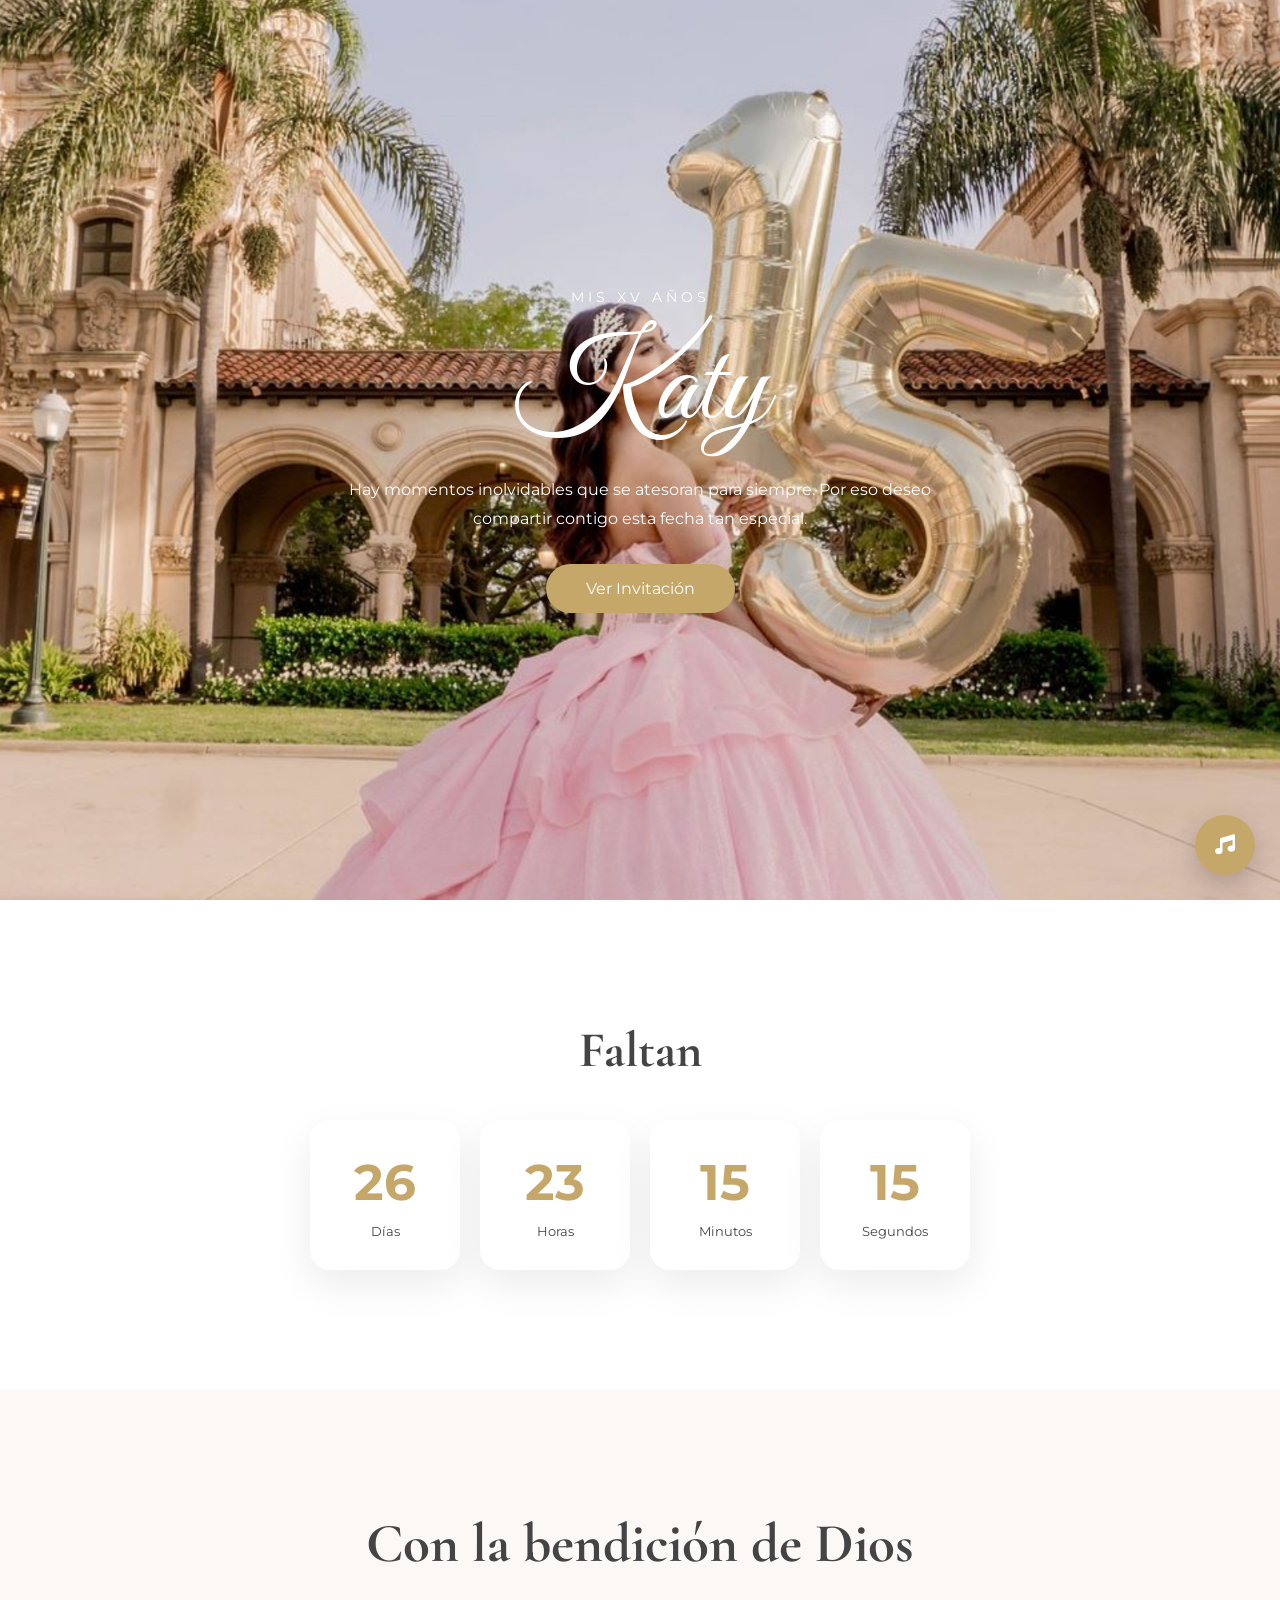
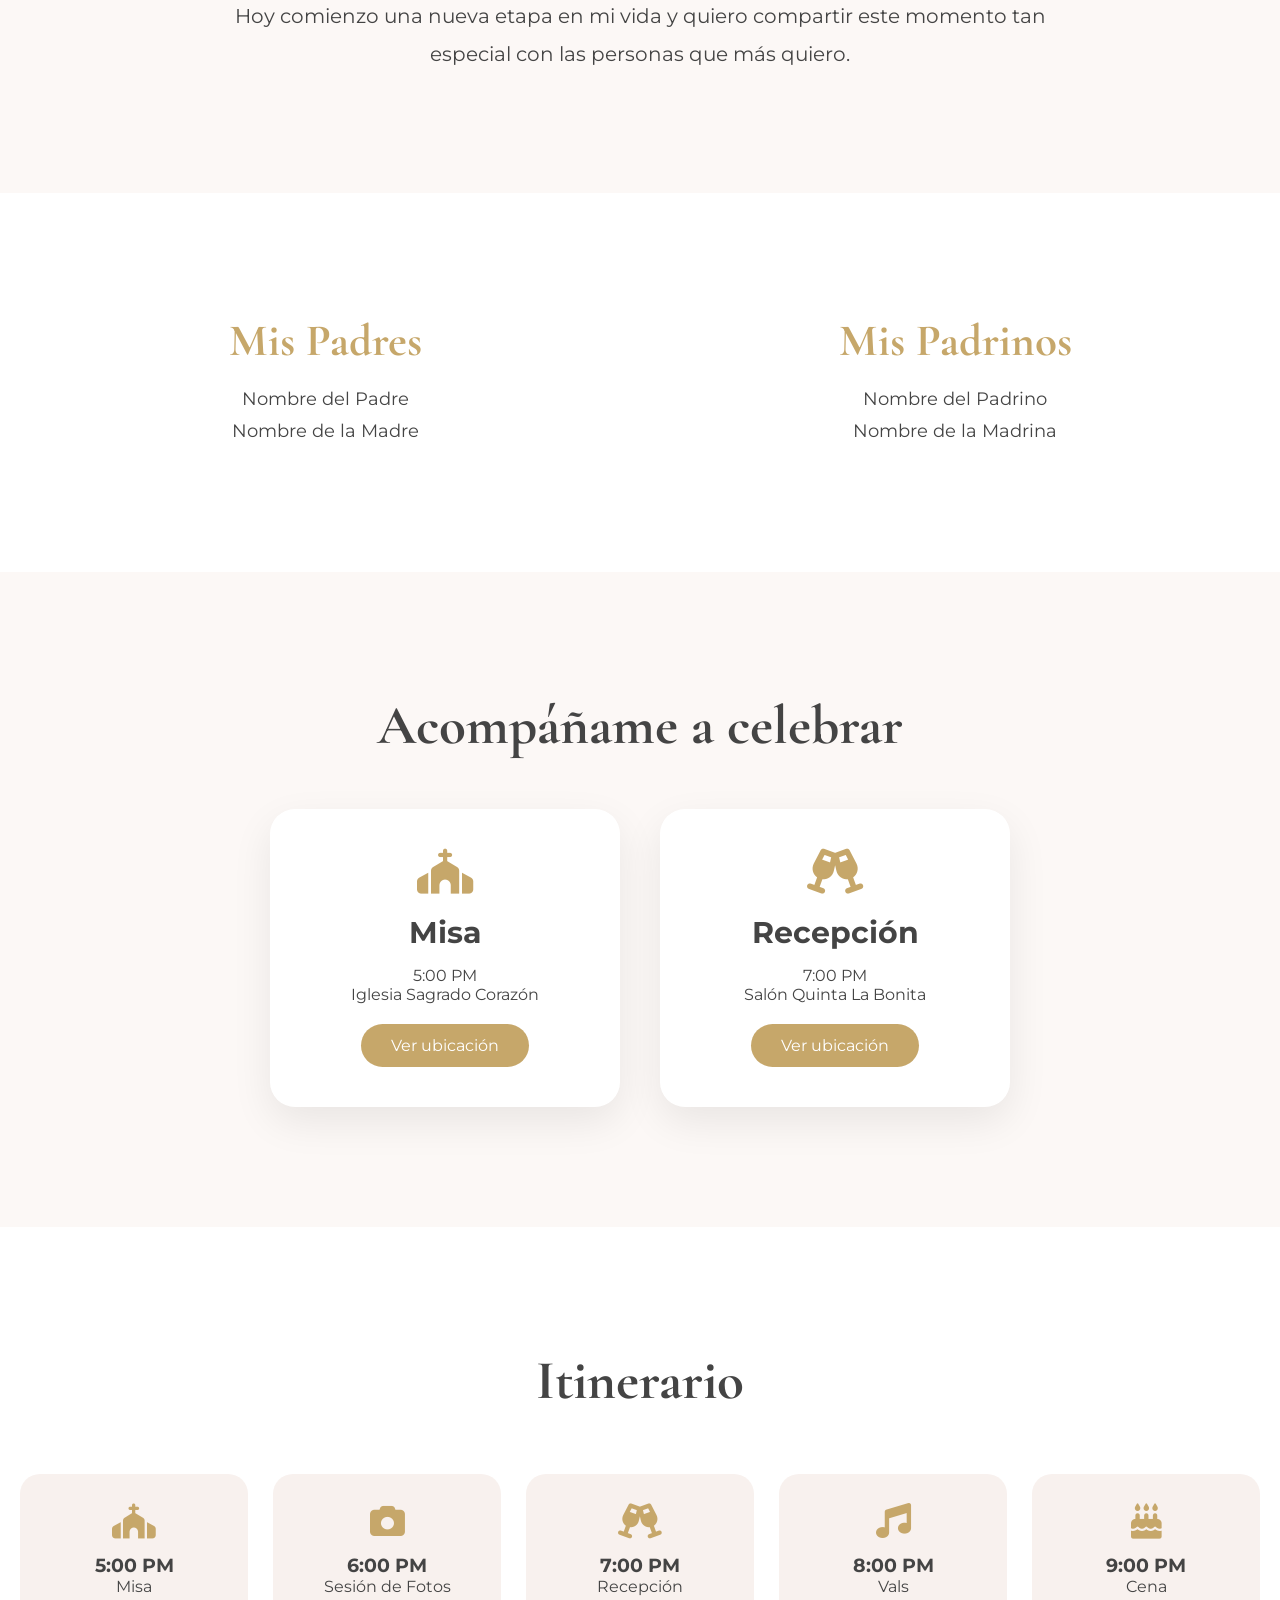
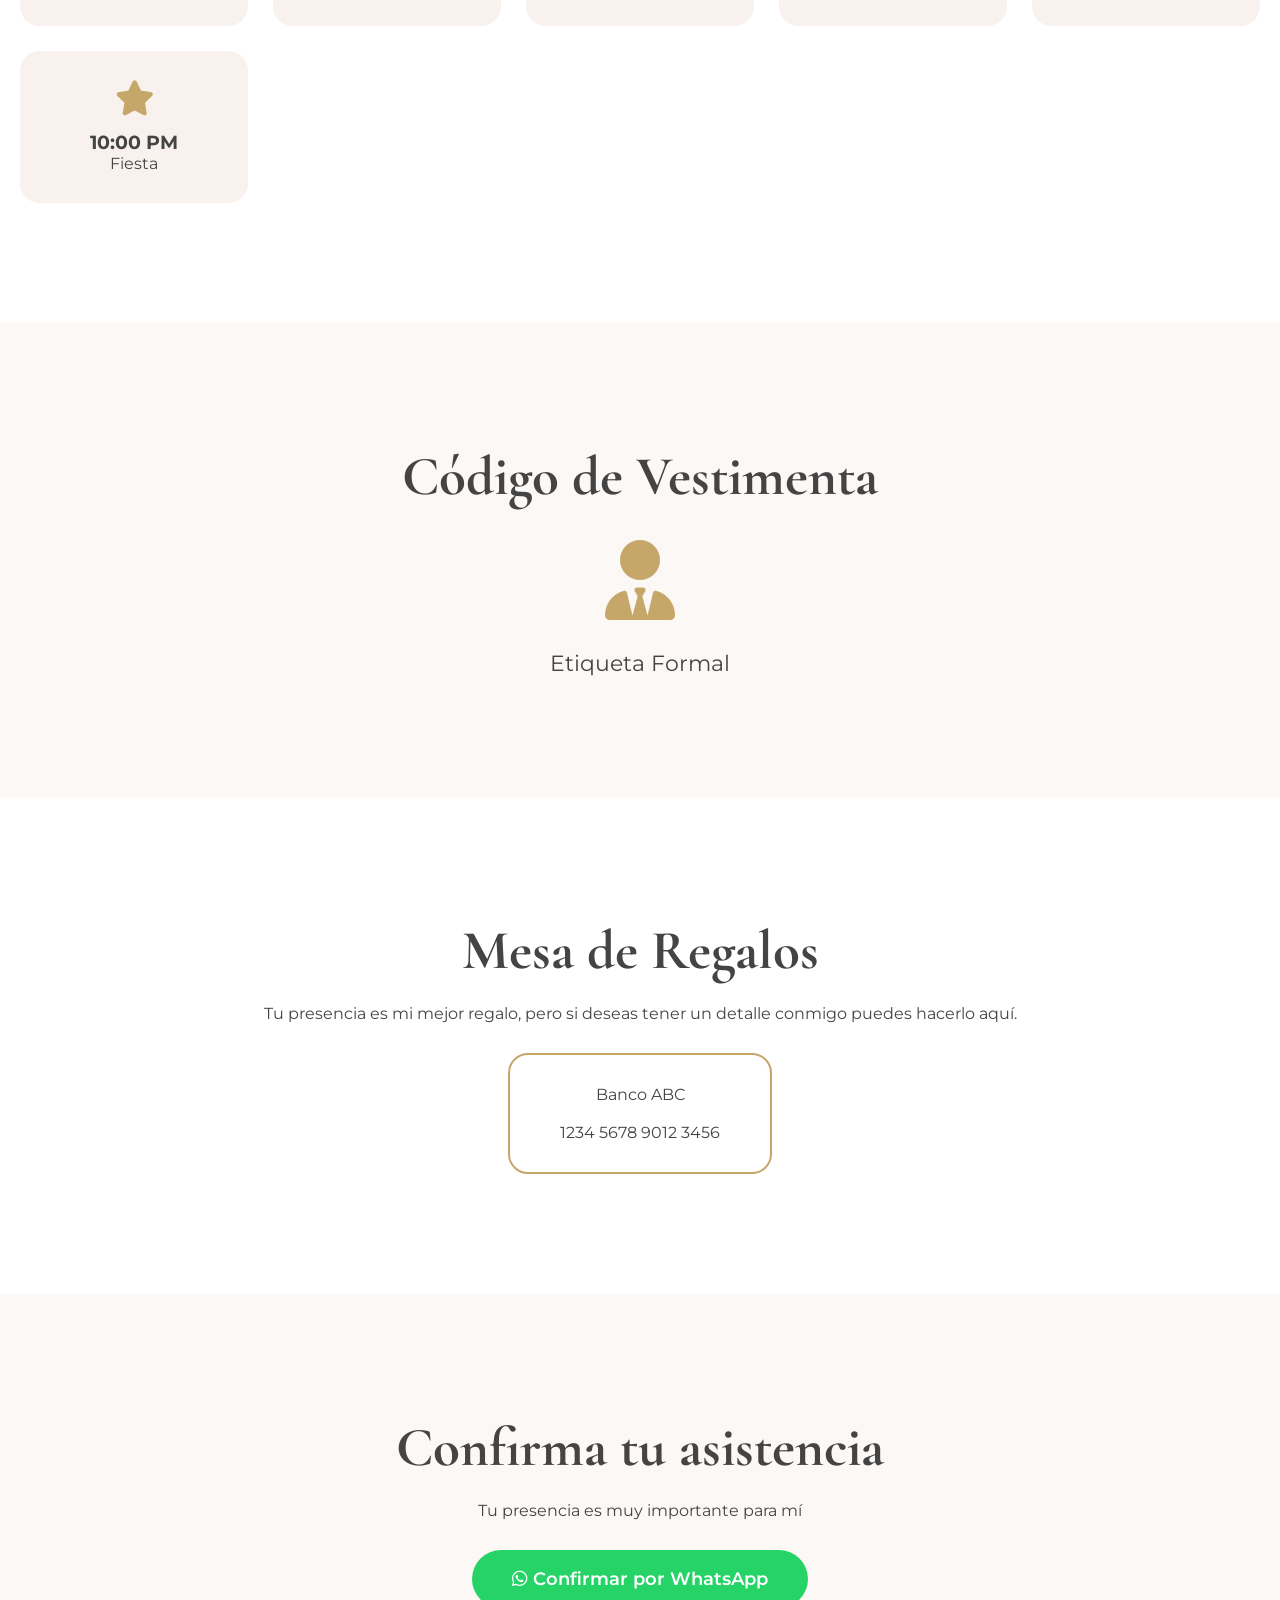
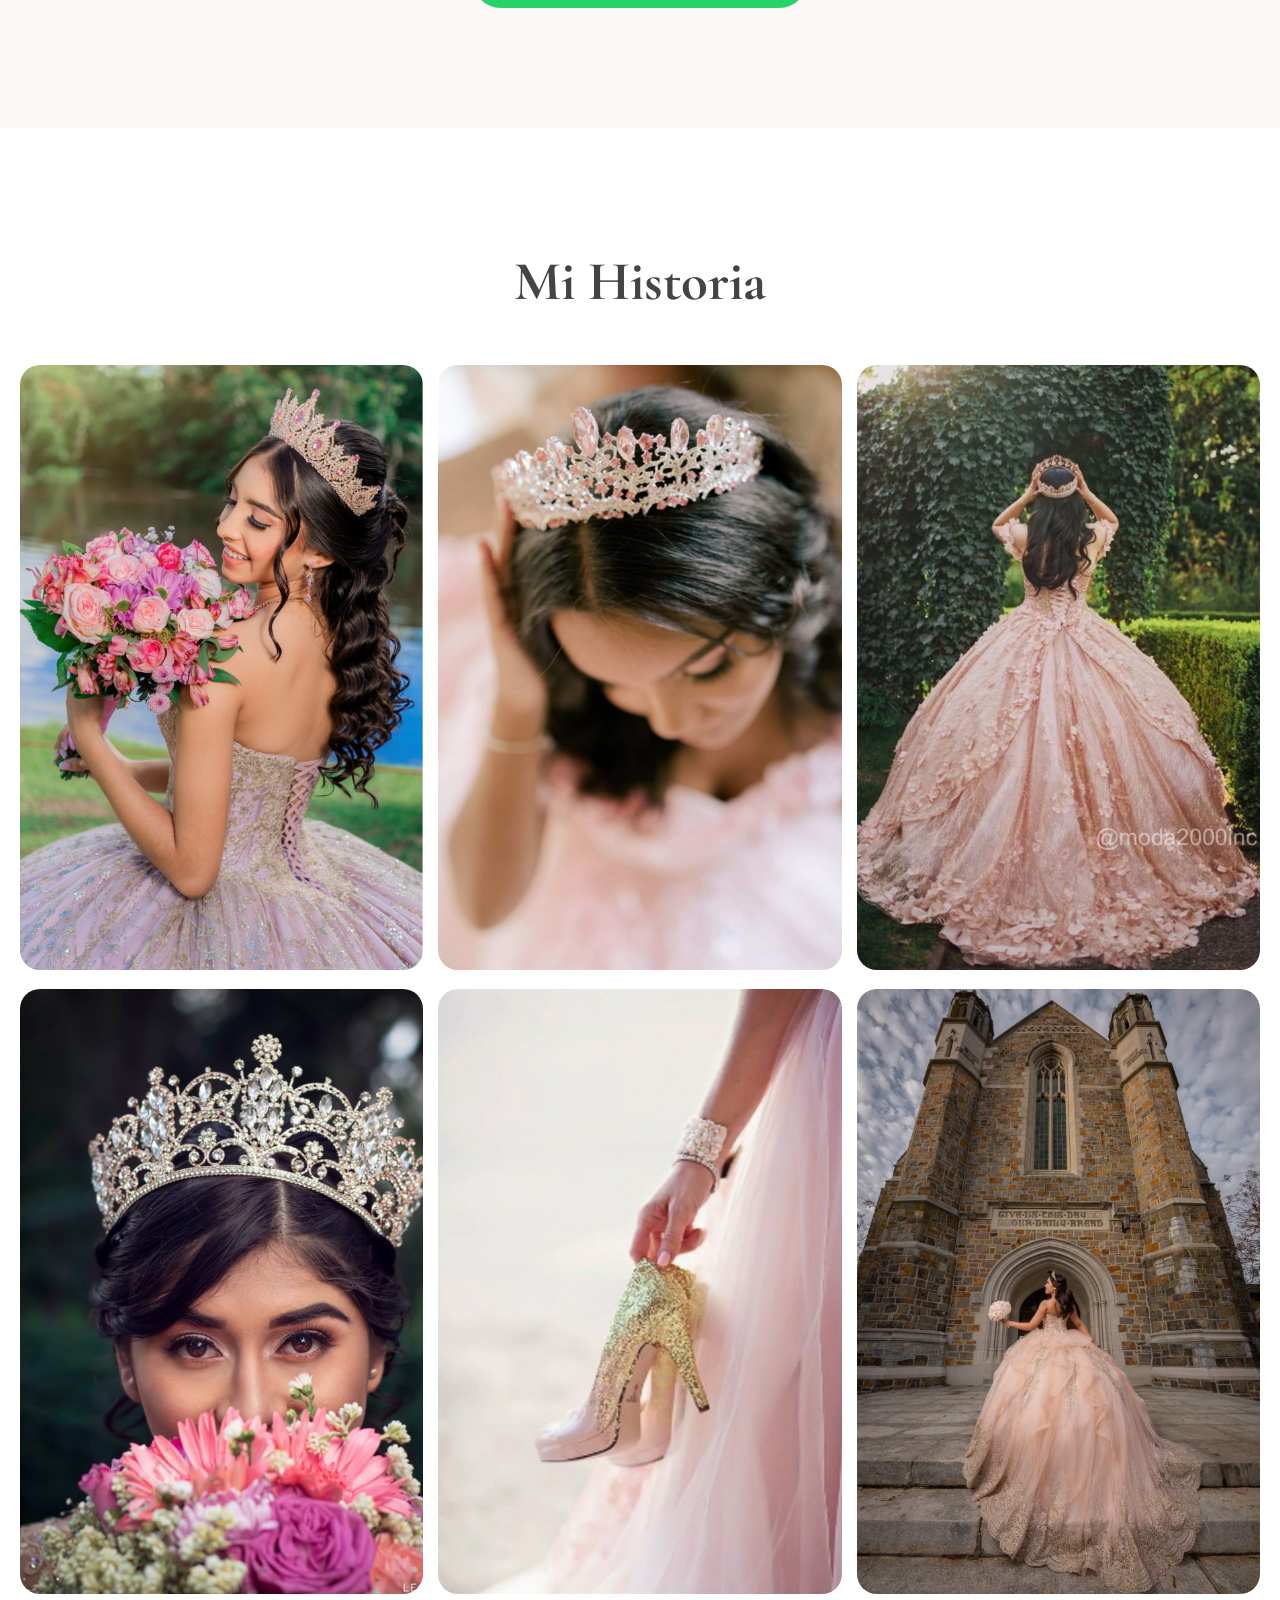
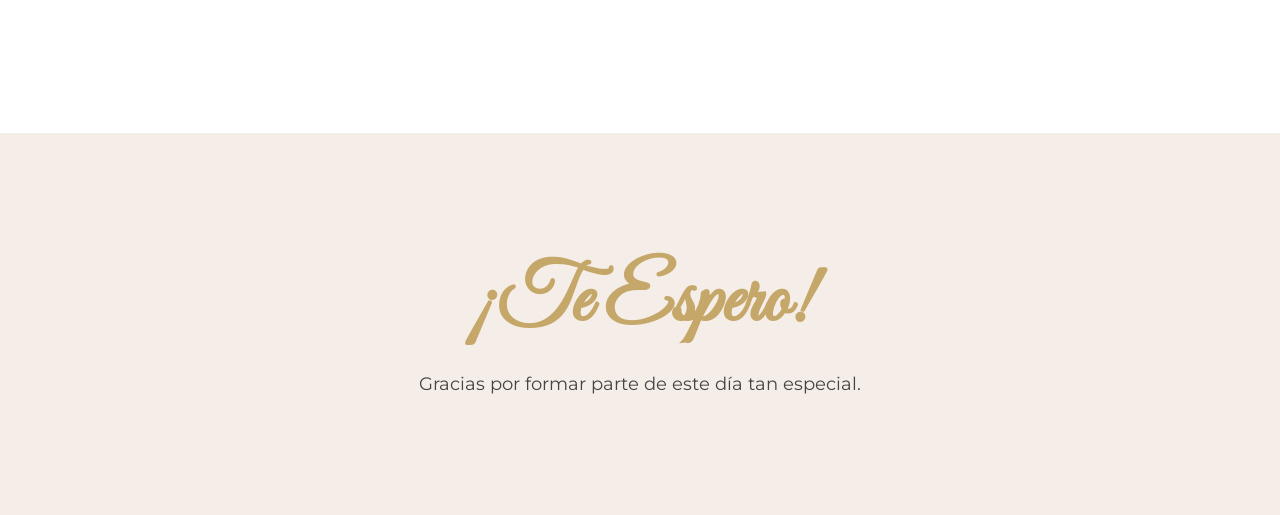
<file: web/MIS_XV_KATY/index.html>
<!DOCTYPE html>
<html lang="es">
<head>

<meta charset="UTF-8">
<meta name="viewport" content="width=device-width, initial-scale=1.0">

<title>Mis XV Años | Katy</title>

<link rel="stylesheet" href="style.css">

<link href="https://fonts.googleapis.com/css2?family=Great+Vibes&family=Cormorant+Garamond:wght@300;400;500;600;700&family=Montserrat:wght@300;400;500;600&display=swap" rel="stylesheet">

<link href="https://unpkg.com/aos@2.3.4/dist/aos.css" rel="stylesheet">

<link rel="stylesheet"
href="https://cdnjs.cloudflare.com/ajax/libs/font-awesome/6.5.1/css/all.min.css"/>

</head>

<body>

<!-- MUSICA -->

<audio id="music" loop>
    <source src="assets/music.mp3" type="audio/mpeg">
</audio>

<button id="musicBtn">
    <i class="fas fa-music"></i>
</button>

<!-- HERO -->

<section class="hero">

    <div class="overlay"></div>

    <img src="assets/portada.jpg" class="hero-image">

    <div class="hero-content">

        <span>Mis XV Años</span>

        <h1>Katy</h1>

        <p>
            Hay momentos inolvidables que se atesoran para siempre.
            Por eso deseo compartir contigo esta fecha tan especial.
        </p>

        <a href="#contador" class="btn">
            Ver Invitación
        </a>

    </div>

</section>

<!-- CONTADOR -->

<section id="contador" class="countdown-section">

    <h2 data-aos="fade-up">
        Faltan
    </h2>

    <div class="countdown">

        <div class="box">
            <span id="days">00</span>
            <small>Días</small>
        </div>

        <div class="box">
            <span id="hours">00</span>
            <small>Horas</small>
        </div>

        <div class="box">
            <span id="minutes">00</span>
            <small>Minutos</small>
        </div>

        <div class="box">
            <span id="seconds">00</span>
            <small>Segundos</small>
        </div>

    </div>

</section>

<!-- FRASE -->

<section class="message" data-aos="fade-up">

    <h2>Con la bendición de Dios</h2>

    <p>
        Hoy comienzo una nueva etapa en mi vida
        y quiero compartir este momento tan especial
        con las personas que más quiero.
    </p>

</section>

<!-- PADRES -->

<section class="parents">

    <div data-aos="fade-right">

        <h2>Mis Padres</h2>

        <p>Nombre del Padre</p>

        <p>Nombre de la Madre</p>

    </div>

    <div data-aos="fade-left">

        <h2>Mis Padrinos</h2>

        <p>Nombre del Padrino</p>

        <p>Nombre de la Madrina</p>

    </div>

</section>

<!-- EVENTOS -->

<section class="events">

    <h2 data-aos="fade-up">
        Acompáñame a celebrar
    </h2>

    <div class="cards">

        <div class="card" data-aos="zoom-in">

            <i class="fas fa-church"></i>

            <h3>Misa</h3>

            <p>5:00 PM</p>

            <p>
                Iglesia Sagrado Corazón
            </p>

            <a href="https://maps.app.goo.gl/8rG3GEKsoYbyuysW6">
                Ver ubicación
            </a>

        </div>

        <div class="card" data-aos="zoom-in">

            <i class="fas fa-glass-cheers"></i>

            <h3>Recepción</h3>

            <p>7:00 PM</p>

            <p>
                Salón Quinta La Bonita
            </p>

            <a href="https://maps.app.goo.gl/MHFeoVwqURUDKfuS6">
                Ver ubicación
            </a>

        </div>

    </div>

</section>

<!-- TIMELINE -->

<section class="timeline">

    <h2 data-aos="fade-up">
        Itinerario
    </h2>

    <div class="timeline-container">

        <div class="timeline-item">
            <i class="fas fa-church"></i>
            <h3>5:00 PM</h3>
            <p>Misa</p>
        </div>

        <div class="timeline-item">
            <i class="fas fa-camera"></i>
            <h3>6:00 PM</h3>
            <p>Sesión de Fotos</p>
        </div>

        <div class="timeline-item">
            <i class="fas fa-glass-cheers"></i>
            <h3>7:00 PM</h3>
            <p>Recepción</p>
        </div>

        <div class="timeline-item">
            <i class="fas fa-music"></i>
            <h3>8:00 PM</h3>
            <p>Vals</p>
        </div>

        <div class="timeline-item">
            <i class="fas fa-cake-candles"></i>
            <h3>9:00 PM</h3>
            <p>Cena</p>
        </div>

        <div class="timeline-item">
            <i class="fas fa-star"></i>
            <h3>10:00 PM</h3>
            <p>Fiesta</p>
        </div>

    </div>

</section>

<!-- DRESS CODE -->

<section class="dresscode">

    <h2>Código de Vestimenta</h2>

    <i class="fas fa-user-tie"></i>

    <p>
        Etiqueta Formal
    </p>

</section>

<!-- MESA DE REGALOS -->

<section class="gift">

    <h2>Mesa de Regalos</h2>

    <p>
        Tu presencia es mi mejor regalo,
        pero si deseas tener un detalle
        conmigo puedes hacerlo aquí.
    </p>

    <div class="bank">

        Banco ABC

        <br><br>

        1234 5678 9012 3456

    </div>

</section>

<!-- CONFIRMAR -->

<section class="confirm">

    <h2>Confirma tu asistencia</h2>

    <p>
        Tu presencia es muy importante para mí
    </p>

    <a href="https://wa.me/7491040729"
       target="_blank"
       class="whatsapp">

        <i class="fab fa-whatsapp"></i>

        Confirmar por WhatsApp

    </a>

</section>

<!-- GALERIA -->

<section class="gallery">

    <h2>Mi Historia</h2>

    <div class="gallery-grid">

        <img src="assets/1.jpg">
        <img src="assets/2.jpg">
        <img src="assets/3.jpg">
        <img src="assets/4.jpg">
        <img src="assets/5.jpg">
        <img src="assets/6.jpg">

    </div>

</section>

<!-- FOOTER -->

<footer>

    <h2>¡Te Espero!</h2>

    <p>
        Gracias por formar parte de este día tan especial.
    </p>

</footer>

<script src="https://unpkg.com/aos@2.3.4/dist/aos.js"></script>

<script src="script.js"></script>

</body>
</html>
</file>
<file: JRR-Endodoncia/style.css>
/* ===================================================
   ENDOJIMMY
   Premium Digital Card
=================================================== */

/* RESET */

*{
    margin:0;
    padding:0;
    box-sizing:border-box;
}

html{

    scroll-behavior:smooth;

}

body{

    font-family:'Montserrat',sans-serif;

    background:#081d2d;

    color:#ffffff;

    overflow-x:hidden;

    position:relative;

}

/* VARIABLES */

:root{

    --bg:#081d2d;
    --bg2:#0d2940;

    --white:#ffffff;

    --text:#edf2f5;

    --soft:#b6c6d2;

    --border:rgba(255,255,255,.08);

    --card:rgba(13,36,55,.82);

    --shadow:
    0 20px 60px rgba(0,0,0,.35);

    --radius:28px;

    --transition:.35s ease;

}

/* SCROLL */

::-webkit-scrollbar{

    width:8px;

}

::-webkit-scrollbar-track{

    background:#081d2d;

}

::-webkit-scrollbar-thumb{

    background:#7b8d9d;

    border-radius:20px;

}

::-webkit-scrollbar-thumb:hover{

    background:white;

}

/* BACKGROUND */

.background{

    position:fixed;

    inset:0;

    background:

    radial-gradient(circle at 20% 20%,
    rgba(255,255,255,.04),
    transparent 35%),

    radial-gradient(circle at 85% 30%,
    rgba(255,255,255,.03),
    transparent 35%),

    linear-gradient(160deg,
    #061725,
    #0a2234,
    #071c2d);

    z-index:-10;

}

/* GLOWS */

.glow{

    position:fixed;

    border-radius:50%;

    filter:blur(90px);

    opacity:.18;

    transition:1s;

    z-index:-5;

}

.glow1{

    width:320px;

    height:320px;

    background:#5c8fb6;

    top:-120px;

    right:-80px;

}

.glow2{

    width:260px;

    height:260px;

    background:#dce7ef;

    left:-120px;

    bottom:-80px;

    opacity:.08;

}

/* LOADER */

.loader{

    position:fixed;

    inset:0;

    background:#081d2d;

    display:flex;

    justify-content:center;

    align-items:center;

    z-index:99999;

    transition:.8s;

}

.loader.hidden{

    opacity:0;

    visibility:hidden;

}

.loader-content{

    display:flex;

    flex-direction:column;

    align-items:center;

}

.loader-logo{

    width:160px;

    max-width:65vw;

    animation:

    floatLogo 3s ease-in-out infinite;

}

.loader-line{

    width:220px;

    max-width:80vw;

    height:5px;

    margin-top:30px;

    border-radius:30px;

    overflow:hidden;

    background:rgba(255,255,255,.08);

    position:relative;

}

.loader-line::before{

    content:"";

    position:absolute;

    left:-40%;

    width:40%;

    height:100%;

    background:white;

    animation:loading 1.4s linear infinite;

}

@keyframes loading{

    to{

        left:100%;

    }

}

@keyframes floatLogo{

    0%{

        transform:translateY(0);

    }

    50%{

        transform:translateY(-8px);

    }

    100%{

        transform:translateY(0);

    }

}

/* CONTAINER */

.container{

    width:100%;

    display:flex;

    justify-content:center;

    padding:45px 18px 70px;

}

/* CARD */

.card{

    width:100%;

    max-width:520px;

    background:var(--card);

    border:1px solid var(--border);

    backdrop-filter:blur(20px);

    border-radius:36px;

    overflow:hidden;

    box-shadow:var(--shadow);

    padding:40px 26px;

}

/* HERO */

.hero{

    text-align:center;

}

.logo{

    width:180px;

    max-width:65%;

    margin:auto;

    display:block;

    transition:.5s;

}

.logo:hover{

    transform:scale(1.04);

}

.hero h1{

    margin-top:28px;

    font-size:2rem;

    font-weight:800;

    color:white;

}

.hero h2{

    margin-top:10px;

    color:#d8e5ee;

    font-size:1rem;

    font-weight:500;

    letter-spacing:1px;

}

.hero p{

    margin-top:24px;

    line-height:1.8;

    color:var(--soft);

    font-size:.96rem;

}

/* BOTONES */

.buttons{

    margin-top:38px;

    display:flex;

    flex-direction:column;

    gap:18px;

}

.btn{

    display:flex;

    align-items:center;

    text-decoration:none;

    color:white;

    border-radius:22px;

    padding:18px;

    background:rgba(255,255,255,.04);

    border:1px solid rgba(255,255,255,.08);

    transition:var(--transition);

    position:relative;

    overflow:hidden;

}

.btn:hover{

    transform:translateY(-4px);

    border-color:rgba(255,255,255,.18);

    background:rgba(255,255,255,.08);

}

.btn i{

    width:62px;

    height:62px;

    border-radius:18px;

    display:flex;

    justify-content:center;

    align-items:center;

    font-size:28px;

    margin-right:18px;

    color:white;

    flex-shrink:0;

}

.whatsapp i{

    background:#25D366;

}

.instagram i{

    background:linear-gradient(
        45deg,
        #833AB4,
        #C13584,
        #FD1D1D,
        #FCAF45
    );

}

.btn strong{

    display:block;

    font-size:1rem;

    letter-spacing:.5px;

}

.btn span{

    display:block;

    margin-top:5px;

    color:var(--soft);

    font-size:.86rem;

}

/*==================================================
                SECCIONES
==================================================*/

.section{

    margin-top:55px;

}

.title{

    display:flex;

    align-items:center;

    gap:18px;

    margin-bottom:28px;

}

.title span{

    flex:1;

    height:1px;

    background:rgba(255,255,255,.10);

}

.title h3{

    font-size:.95rem;

    font-weight:700;

    letter-spacing:3px;

    color:#ffffff;

    white-space:nowrap;

}


/*==================================================
                SERVICIOS
==================================================*/

.services{

    display:grid;

    grid-template-columns:1fr 1fr;

    gap:16px;

}

.service{

    background:rgba(255,255,255,.04);

    border:1px solid rgba(255,255,255,.08);

    border-radius:20px;

    padding:18px;

    display:flex;

    align-items:center;

    gap:12px;

    transition:.35s ease;

    opacity:0;

    transform:translateY(25px);

}

.service.show{

    opacity:1;

    transform:translateY(0);

}

.service:hover{

    transform:translateY(-6px);

    background:rgba(255,255,255,.08);

    border-color:rgba(255,255,255,.18);

    box-shadow:

    0 15px 35px rgba(0,0,0,.18);

}

.service i{

    font-size:18px;

    color:#dbe6ef;

}

.service span{

    color:white;

    font-size:.93rem;

    font-weight:500;

    line-height:1.4;

}


/*==================================================
                GALERÍA
==================================================*/

.gallery{

    display:grid;

    grid-template-columns:1fr 1fr;

    gap:18px;

}

.gallery img{

    width:100%;

    height:260px;

    object-fit:cover;

    border-radius:22px;

    cursor:pointer;

    transition:.45s ease;

    border:1px solid rgba(255,255,255,.08);

}

.gallery img:hover{

    transform:scale(1.04);

    box-shadow:

    0 20px 40px rgba(0,0,0,.28);

}


/*==================================================
                TESTIMONIOS
==================================================*/

.testimonial{

    background:rgba(255,255,255,.04);

    border:1px solid rgba(255,255,255,.08);

    border-radius:22px;

    padding:24px;

    margin-bottom:18px;

    transition:.35s ease;

}

.testimonial:hover{

    transform:translateY(-5px);

    background:rgba(255,255,255,.07);

}

.testimonial:first-child{

    margin-bottom:16px;

}

.testimonial{

    color:#FFD54A;

    font-size:18px;

}

.testimonial p{

    margin-top:14px;

    color:#d9e2e9;

    line-height:1.8;

    font-size:.95rem;

}


/*==================================================
                FOOTER
==================================================*/

footer{

    margin-top:60px;

    text-align:center;

    color:#8ea5b5;

    font-size:.82rem;

    letter-spacing:1px;

    padding-top:28px;

    border-top:1px solid rgba(255,255,255,.08);

}


/*==================================================
            ANIMACIÓN DE APARICIÓN
==================================================*/

.fade{

    opacity:0;

    transform:translateY(35px);

    transition:

    opacity .8s ease,

    transform .8s ease;

}

.fade.show{

    opacity:1;

    transform:translateY(0);

}


/*==================================================
            EFECTO GLASS
==================================================*/

.card::before{

    content:"";

    position:absolute;

    inset:0;

    background:

    linear-gradient(

    140deg,

    rgba(255,255,255,.07),

    transparent 45%,

    transparent 70%,

    rgba(255,255,255,.03)

    );

    pointer-events:none;

}


/*==================================================
                SOMBRAS
==================================================*/

.card:hover{

    box-shadow:

    0 30px 70px rgba(0,0,0,.35);

}


/*==================================================
            EFECTO IMÁGENES
==================================================*/

.gallery{

    overflow:hidden;

}

.gallery img{

    display:block;

}


/*==================================================
            TRANSICIONES GENERALES
==================================================*/

button,
a,
img,
.service,
.testimonial{

    transition:

    .35s ease;

}

/*==================================================
            RIPPLE EFECTO BOTONES
==================================================*/

.btn{

    position:relative;

    overflow:hidden;

}

.ripple{

    position:absolute;

    border-radius:50%;

    transform:scale(0);

    animation:ripple .65s linear;

    background:rgba(255,255,255,.35);

    pointer-events:none;

}

@keyframes ripple{

    to{

        transform:scale(4);

        opacity:0;

    }

}

/*==================================================
            ANIMACIONES
==================================================*/

@keyframes fadeUp{

    from{

        opacity:0;

        transform:translateY(30px);

    }

    to{

        opacity:1;

        transform:translateY(0);

    }

}

@keyframes float{

    0%{

        transform:translateY(0px);

    }

    50%{

        transform:translateY(-8px);

    }

    100%{

        transform:translateY(0px);

    }

}

@keyframes pulse{

    0%{

        box-shadow:0 0 0 0 rgba(255,255,255,.25);

    }

    70%{

        box-shadow:0 0 0 18px rgba(255,255,255,0);

    }

    100%{

        box-shadow:0 0 0 0 rgba(255,255,255,0);

    }

}

@keyframes shine{

    from{

        transform:translateX(-120%);

    }

    to{

        transform:translateX(220%);

    }

}

/*==================================================
        BRILLO EN BOTONES
==================================================*/

.btn::before{

    content:"";

    position:absolute;

    width:60px;

    height:180%;

    left:-80px;

    top:-40%;

    transform:rotate(25deg);

    background:rgba(255,255,255,.15);

    transition:.5s;

}

.btn:hover::before{

    animation:shine .8s;

}

/*==================================================
            EFECTOS HERO
==================================================*/

.logo{

    animation:float 5s ease-in-out infinite;

}

.logo:hover{

    animation-play-state:paused;

}

.hero h1{

    animation:fadeUp .8s ease;

}

.hero h2{

    animation:fadeUp 1s ease;

}

.hero p{

    animation:fadeUp 1.2s ease;

}

/*==================================================
        EFECTO ICONOS
==================================================*/

.btn i{

    transition:.35s;

}

.btn:hover i{

    transform:scale(1.12) rotate(-8deg);

}

/*==================================================
        HOVER GALERÍA
==================================================*/

.gallery img{

    filter:brightness(.97);

}

.gallery img:hover{

    filter:brightness(1.05);

}

/*==================================================
            RESPONSIVE 1024
==================================================*/

@media(max-width:1024px){

.card{

    max-width:560px;

}

}

/*==================================================
            RESPONSIVE TABLET
==================================================*/

@media(max-width:768px){

.container{

    padding:25px 15px 60px;

}

.card{

    border-radius:30px;

    padding:30px 22px;

}

.logo{

    width:150px;

}

.hero h1{

    font-size:1.8rem;

}

.hero h2{

    font-size:.95rem;

}

.hero p{

    font-size:.92rem;

}

.gallery img{

    height:220px;

}

}

/*==================================================
            RESPONSIVE CELULAR
==================================================*/

@media(max-width:600px){

.services{

    grid-template-columns:1fr;

}

.gallery{

    grid-template-columns:1fr;

}

.gallery img{

    height:240px;

}

.btn{

    padding:16px;

}

.btn i{

    width:56px;

    height:56px;

    font-size:24px;

}

.section{

    margin-top:45px;

}

}

/*==================================================
            RESPONSIVE PEQUEÑO
==================================================*/

@media(max-width:430px){

body{

    font-size:15px;

}

.card{

    padding:25px 18px;

    border-radius:24px;

}

.logo{

    width:135px;

}

.hero h1{

    font-size:1.55rem;

}

.hero h2{

    font-size:.88rem;

}

.hero p{

    font-size:.88rem;

    line-height:1.7;

}

.btn strong{

    font-size:.95rem;

}

.btn span{

    font-size:.78rem;

}

.gallery img{

    height:200px;

}

}

/*==================================================
            RESPONSIVE 360
==================================================*/

@media(max-width:360px){

.logo{

    width:120px;

}

.hero h1{

    font-size:1.35rem;

}

.hero p{

    font-size:.84rem;

}

.btn{

    padding:14px;

}

.btn i{

    width:50px;

    height:50px;

    font-size:22px;

    margin-right:12px;

}

.service{

    padding:16px;

}

}

/*==================================================
            PANTALLAS GRANDES
==================================================*/

@media(min-width:1400px){

.container{

    padding:70px;

}

.card{

    max-width:620px;

}

.hero h1{

    font-size:2.4rem;

}

.hero p{

    font-size:1rem;

}

.gallery img{

    height:300px;

}

}

/*==================================================
        MEJORAS MÓVILES
==================================================*/

@media (hover:none){

.btn:hover{

    transform:none;

}

.service:hover{

    transform:none;

}

.gallery img:hover{

    transform:none;

}

}

/*==================================================
        SELECCIÓN DE TEXTO
==================================================*/

::selection{

    background:#d8e5ee;

    color:#081d2d;

}

/*==================================================
            IMÁGENES
==================================================*/

img{

    max-width:100%;

    display:block;

}

/*==================================================
            LINKS
==================================================*/

a{

    -webkit-tap-highlight-color:transparent;

}

/*==================================================
            FIN
==================================================*/
</file>
<file: web/INVITACION-Mix_xv_Nelly/style.css>
/* =========================================================
   XV AÑOS NELLY GUADALUPE PORTADO CASTRO
   PALETA VERDE CEMENTO / SAGE PREMIUM
========================================================= */

:root {

    --cement-green: #879b8c;
    --cement-green-dark: #65796b;
    --cement-green-deep: #4f6255;

    --cement-light: #dce4de;
    --cement-soft: #edf1ed;

    --cream: #faf9f5;
    --white: #ffffff;

    --dark: #3e4741;
    --dark-soft: #667069;

    --gold: #b6a27a;

    --shadow:
        0 15px 45px rgba(65, 80, 70, .10);

    --shadow-hover:
        0 25px 60px rgba(65, 80, 70, .18);

}


/* =========================================================
   RESET
========================================================= */

* {
    margin: 0;
    padding: 0;
    box-sizing: border-box;
}

html {
    scroll-behavior: smooth;
}

body {

    font-family: 'Montserrat', sans-serif;

    background: var(--cream);

    color: var(--dark);

    overflow-x: hidden;

    line-height: 1.7;

}


/* =========================================================
   SELECCIÓN DE TEXTO
========================================================= */

::selection {
    background: var(--cement-green);
    color: white;
}


/* =========================================================
   SCROLLBAR
========================================================= */

::-webkit-scrollbar {
    width: 9px;
}

::-webkit-scrollbar-track {
    background: var(--cement-soft);
}

::-webkit-scrollbar-thumb {

    background:
        linear-gradient(
            to bottom,
            var(--cement-green),
            var(--cement-green-dark)
        );

    border-radius: 50px;
}


/* =========================================================
   BOTÓN DE MÚSICA
========================================================= */

#musicBtn {

    position: fixed;

    right: 25px;
    bottom: 25px;

    width: 62px;
    height: 62px;

    border: none;

    border-radius: 50%;

    background:
        linear-gradient(
            135deg,
            var(--cement-green),
            var(--cement-green-dark)
        );

    color: white;

    font-size: 21px;

    cursor: pointer;

    z-index: 9999;

    box-shadow:
        0 15px 35px rgba(79, 98, 85, .30);

    transition: .4s ease;

}

#musicBtn:hover {

    transform:
        scale(1.1)
        rotate(5deg);

    box-shadow:
        0 20px 45px rgba(79, 98, 85, .40);

}


/* =========================================================
   HERO
========================================================= */

.hero {

    height: 100vh;

    min-height: 650px;

    position: relative;

    display: flex;

    align-items: center;

    justify-content: center;

    overflow: hidden;

}

.hero-image {

    position: absolute;

    inset: 0;

    width: 100%;
    height: 100%;

    object-fit: cover;

    z-index: 1;

    transform:
        scale(1.05);

    will-change: transform;

}

.overlay {

    position: absolute;

    inset: 0;

    width: 100%;
    height: 100%;

    background:
        linear-gradient(
            to bottom,
            rgba(30, 40, 34, .18),
            rgba(30, 40, 34, .68)
        );

    z-index: 2;

}

.hero::after {

    content: "";

    position: absolute;

    inset: 0;

    background:
        radial-gradient(
            circle at center,
            transparent 30%,
            rgba(0,0,0,.18)
        );

    z-index: 2;

    pointer-events: none;

}

.hero-content {

    position: relative;

    z-index: 3;

    text-align: center;

    padding:
        30px;

    max-width: 900px;

    color: white;

    opacity: 0;

    transform:
        translateY(40px);

    transition:
        opacity 1.5s ease,
        transform 1.5s ease;

}

.loaded .hero-content {

    opacity: 1;

    transform:
        translateY(0);

}


/* =========================================================
   HERO TIPOGRAFÍA
========================================================= */

.hero-content span {

    display: block;

    letter-spacing: 6px;

    text-transform: uppercase;

    font-size: 14px;

    font-weight: 500;

    margin-bottom: 5px;

}

.hero-content h1 {

    font-family:
        'Great Vibes',
        cursive;

    font-size:
        clamp(80px, 12vw, 150px);

    line-height: 1;

    font-weight: normal;

    margin:
        10px 0;

    text-shadow:
        0 5px 25px rgba(0,0,0,.25);

}

.hero-content h3 {

    font-family:
        'Cormorant Garamond',
        serif;

    font-size:
        clamp(28px, 4vw, 42px);

    font-weight: 500;

    margin-bottom: 25px;

}

.hero-content p {

    max-width: 700px;

    margin:
        0 auto;

    font-size:
        clamp(15px, 1.5vw, 18px);

    line-height: 1.9;

}


/* =========================================================
   BOTONES
========================================================= */

.btn {

    display: inline-flex;

    align-items: center;

    justify-content: center;

    margin-top: 35px;

    padding:
        15px 42px;

    background:
        rgba(255,255,255,.12);

    border:
        1px solid rgba(255,255,255,.65);

    backdrop-filter:
        blur(10px);

    color: white;

    text-decoration: none;

    border-radius: 50px;

    font-weight: 600;

    transition: .4s ease;

    box-shadow:
        0 15px 35px rgba(0,0,0,.18);

}

.btn:hover {

    background: white;

    color:
        var(--cement-green-dark);

    transform:
        translateY(-5px)
        scale(1.03);

}


/* =========================================================
   SECCIONES
========================================================= */

section {

    padding:
        120px 30px;

}


/* =========================================================
   SUBTÍTULOS
========================================================= */

.section-subtitle {

    display: block;

    color:
        var(--cement-green-dark);

    text-transform:
        uppercase;

    letter-spacing:
        4px;

    font-size:
        12px;

    font-weight:
        600;

    margin-bottom:
        12px;

}


/* =========================================================
   TÍTULOS GENERALES
========================================================= */

h2 {

    font-family:
        'Cormorant Garamond',
        serif;

    font-weight:
        500;

}


/* =========================================================
   CONTADOR
========================================================= */

.countdown-section {

    background:
        var(--white);

    text-align:
        center;

}

.countdown-section h2 {

    font-size:
        clamp(45px, 6vw, 65px);

    margin-bottom:
        50px;

}

.countdown {

    display:
        flex;

    justify-content:
        center;

    align-items:
        center;

    flex-wrap:
        wrap;

    gap:
        20px;

}

.box {

    width:
        145px;

    height:
        145px;

    background:
        var(--cream);

    border-radius:
        50%;

    display:
        flex;

    flex-direction:
        column;

    justify-content:
        center;

    align-items:
        center;

    box-shadow:
        var(--shadow);

    border:
        1px solid
        rgba(101,121,107,.15);

    transition:
        .4s ease;

}

.box:hover {

    transform:
        translateY(-8px);

    box-shadow:
        var(--shadow-hover);

}

.box span {

    font-size:
        50px;

    font-weight:
        600;

    color:
        var(--cement-green-dark);

    line-height:
        1;

}

.box small {

    margin-top:
        12px;

    font-size:
        13px;

    text-transform:
        uppercase;

    letter-spacing:
        1px;

    color:
        var(--dark-soft);

}


/* =========================================================
   MENSAJE
========================================================= */

.message {

    max-width:
        950px;

    margin:
        auto;

    text-align:
        center;

    background:
        var(--cream);

}

.message h2 {

    font-size:
        clamp(45px, 6vw, 65px);

    margin-bottom:
        25px;

    color:
        var(--cement-green-deep);

}

.message p {

    max-width:
        750px;

    margin:
        auto;

    font-size:
        clamp(17px, 2vw, 21px);

    line-height:
        2;

}


/* =========================================================
   PADRES / PADRINOS
========================================================= */

.parents {

    display:
        grid;

    grid-template-columns:
        repeat(2, 1fr);

    gap:
        35px;

    background:
        var(--white);

    text-align:
        center;

}

.parents div {

    position:
        relative;

    background:
        var(--cement-soft);

    padding:
        55px 35px;

    border-radius:
        25px;

    border:
        1px solid
        rgba(101,121,107,.10);

    transition:
        .4s ease;

}

.parents div:hover {

    transform:
        translateY(-8px);

    box-shadow:
        var(--shadow-hover);

}

.parents div > i {

    font-size:
        28px;

    color:
        var(--gold);

    margin-bottom:
        15px;

}

.parents h2 {

    font-size:
        48px;

    color:
        var(--cement-green-dark);

    margin-bottom:
        25px;

}

.parents p {

    font-family:
        'Cormorant Garamond',
        serif;

    font-size:
        24px;

    margin:
        8px 0;

}


/* =========================================================
   EVENTOS
========================================================= */

.events {

    text-align:
        center;

    background:
        linear-gradient(
            180deg,
            var(--cream),
            #f3f5f1
        );

}

.events h2 {

    font-size:
        clamp(45px, 6vw, 65px);

    margin-bottom:
        60px;

    color:
        var(--cement-green-deep);

}

.cards {

    display:
        flex;

    justify-content:
        center;

    align-items:
        stretch;

    flex-wrap:
        wrap;

    gap:
        35px;

}

.card {

    width:
        min(390px, 100%);

    background:
        rgba(255,255,255,.92);

    padding:
        45px 35px;

    border-radius:
        30px;

    box-shadow:
        var(--shadow);

    border:
        1px solid
        rgba(101,121,107,.10);

    transition:
        .4s ease;

}

.card:hover {

    transform:
        translateY(-10px);

    box-shadow:
        var(--shadow-hover);

}

.card-icon {

    width:
        85px;

    height:
        85px;

    margin:
        0 auto 25px;

    border-radius:
        50%;

    display:
        flex;

    align-items:
        center;

    justify-content:
        center;

    background:
        var(--cement-soft);

}

.card-icon i {

    font-size:
        38px;

    color:
        var(--cement-green-dark);

}

.card h3 {

    font-family:
        'Cormorant Garamond',
        serif;

    font-size:
        34px;

    font-weight:
        600;

    margin-bottom:
        15px;

}

.event-time {

    display:
        inline-flex;

    align-items:
        center;

    gap:
        8px;

    color:
        var(--cement-green-dark);

    font-weight:
        600;

    margin-bottom:
        18px;

}

.reception-text {

    font-size:
        13px;

    max-width:
        260px;

}

.card p {

    font-size:
        16px;

    line-height:
        1.7;

}

.card .address {

    color:
        var(--dark-soft);

    font-size:
        14px;

    margin-top:
        8px;

}

.card a {

    display:
        inline-flex;

    align-items:
        center;

    gap:
        8px;

    margin-top:
        25px;

    padding:
        12px 25px;

    background:
        var(--cement-green-dark);

    color:
        white;

    text-decoration:
        none;

    border-radius:
        50px;

    transition:
        .3s ease;

    font-size:
        14px;

}

.card a:hover {

    background:
        var(--cement-green-deep);

    transform:
        translateY(-3px);

}


/* =========================================================
   TIMELINE
========================================================= */

.timeline {

    background:
        var(--white);

    text-align:
        center;

}

.timeline h2 {

    font-size:
        clamp(45px, 6vw, 65px);

    margin-bottom:
        60px;

    color:
        var(--cement-green-deep);

}

.timeline-container {

    max-width:
        1200px;

    margin:
        auto;

    display:
        grid;

    grid-template-columns:
        repeat(5, 1fr);

    gap:
        20px;

}

.timeline-item {

    background:
        var(--cement-soft);

    padding:
        35px 20px;

    border-radius:
        22px;

    transition:
        .4s ease;

}

.timeline-item:hover {

    transform:
        translateY(-8px);

    box-shadow:
        var(--shadow);

}

.timeline-icon {

    width:
        65px;

    height:
        65px;

    margin:
        0 auto 20px;

    border-radius:
        50%;

    background:
        var(--white);

    display:
        flex;

    align-items:
        center;

    justify-content:
        center;

}

.timeline-icon i {

    font-size:
        25px;

    color:
        var(--cement-green-dark);

}

.timeline-item h3 {

    font-family:
        'Cormorant Garamond',
        serif;

    font-size:
        27px;

    margin-bottom:
        8px;

}

.timeline-item p {

    font-size:
        14px;

}


/* =========================================================
   CONFIRMACIÓN
========================================================= */

.confirm {

    text-align:
        center;

    background:
        linear-gradient(
            135deg,
            #e7ece8,
            #f8f7f2
        );

}

.confirm h2 {

    font-size:
        clamp(45px, 6vw, 65px);

    margin-bottom:
        20px;

    color:
        var(--cement-green-deep);

}

.confirm p {

    font-size:
        18px;

}

.whatsapp {

    display:
        inline-flex;

    align-items:
        center;

    justify-content:
        center;

    gap:
        10px;

    margin-top:
        30px;

    padding:
        17px 35px;

    background:
        #25D366;

    color:
        white;

    text-decoration:
        none;

    font-weight:
        600;

    border-radius:
        50px;

    transition:
        .4s ease;

    box-shadow:
        0 15px 35px
        rgba(37,211,102,.20);

}

.whatsapp:hover {

    transform:
        translateY(-5px)
        scale(1.03);

    box-shadow:
        0 20px 40px
        rgba(37,211,102,.30);

}


/* =========================================================
   GALERÍA
========================================================= */

.gallery {

    background:
        var(--white);

    text-align:
        center;

}

.gallery h2 {

    font-size:
        clamp(45px, 6vw, 65px);

    margin-bottom:
        50px;

    color:
        var(--cement-green-deep);

}

.gallery-grid {

    max-width:
        1200px;

    margin:
        auto;

    columns:
        3;

    column-gap:
        20px;

}

.gallery-item {

    break-inside:
        avoid;

    margin-bottom:
        20px;

    overflow:
        hidden;

    border-radius:
        22px;

    box-shadow:
        0 12px 35px
        rgba(0,0,0,.10);

}

.gallery-grid img {

    display:
        block;

    width:
        100%;

    height:
        auto;

    transition:
        .5s ease;

    cursor:
        pointer;

}

.gallery-grid img:hover {

    transform:
        scale(1.04);

}


/* =========================================================
   FOTO ACTIVA
========================================================= */

.gallery-grid img.active-photo {

    transform:
        scale(1.08);

}


/* =========================================================
   FOOTER
========================================================= */

footer {

    padding:
        110px 30px;

    text-align:
        center;

    background:
        linear-gradient(
            135deg,
            #d8e1da,
            #edf1ed
        );

}

.footer-decoration {

    color:
        var(--gold);

    font-size:
        22px;

    margin-bottom:
        15px;

}

footer h2 {

    font-family:
        'Great Vibes',
        cursive;

    font-size:
        clamp(65px, 9vw, 100px);

    color:
        var(--cement-green-dark);

    margin-bottom:
        15px;

}

footer p {

    font-size:
        17px;

    margin-bottom:
        15px;

}

footer span {

    font-family:
        'Cormorant Garamond',
        serif;

    font-size:
        24px;

    color:
        var(--cement-green-deep);

}


/* =========================================================
   ELEMENTOS FLOTANTES
========================================================= */

.floating-flower {

    position:
        fixed;

    top:
        -50px;

    width:
        25px;

    height:
        25px;

    background:
        rgba(135,155,140,.25);

    border-radius:
        50%;

    pointer-events:
        none;

    z-index:
        5;

    animation:
        fall linear infinite;

}

@keyframes fall {

    0% {

        transform:
            translateY(-50px)
            rotate(0deg);

        opacity:
            0;

    }

    10% {

        opacity:
            1;

    }

    100% {

        transform:
            translateY(110vh)
            rotate(360deg);

        opacity:
            0;

    }

}


/* =========================================================
   RESPONSIVE - PANTALLAS GRANDES
========================================================= */

@media (min-width: 1400px) {

    .hero-content {

        max-width:
            1100px;

    }

    .timeline-container {

        max-width:
            1300px;

    }

}


/* =========================================================
   RESPONSIVE - TABLET GRANDE
========================================================= */

@media (max-width: 1100px) {

    .timeline-container {

        grid-template-columns:
            repeat(3, 1fr);

    }

    .gallery-grid {

        columns:
            3;

    }

}


/* =========================================================
   RESPONSIVE - TABLET
========================================================= */

@media (max-width: 850px) {

    section {

        padding:
            90px 25px;

    }

    .parents {

        grid-template-columns:
            1fr;

    }

    .timeline-container {

        grid-template-columns:
            repeat(2, 1fr);

    }

    .gallery-grid {

        columns:
            2;

    }

}


/* =========================================================
   RESPONSIVE - CELULAR
========================================================= */

@media (max-width: 600px) {

    section {

        padding:
            75px 18px;

    }

    .hero {

        min-height:
            650px;

    }

    .hero-content {

        padding:
            20px;

    }

    .hero-content span {

        letter-spacing:
            3px;

        font-size:
            11px;

    }

    .hero-content h1 {

        font-size:
            clamp(62px, 20vw, 85px);

    }

    .hero-content h3 {

        font-size:
            24px;

        line-height:
            1.2;

    }

    .hero-content p {

        font-size:
            14px;

        line-height:
            1.7;

    }

    .btn {

        padding:
            14px 30px;

        font-size:
            14px;

    }

    .countdown {

        gap:
            10px;

    }

    .box {

        width:
            78px;

        height:
            78px;

    }

    .box span {

        font-size:
            27px;

    }

    .box small {

        font-size:
            9px;

        margin-top:
            7px;

    }

    .parents div {

        padding:
            40px 20px;

    }

    .parents h2 {

        font-size:
            40px;

    }

    .parents p {

        font-size:
            21px;

    }

    .cards {

        gap:
            20px;

    }

    .card {

        padding:
            35px 22px;

    }

    .timeline-container {

        grid-template-columns:
            1fr;

    }

    .gallery-grid {

        columns:
            1;

    }

    .whatsapp {

        padding:
            15px 25px;

        font-size:
            14px;

    }

    #musicBtn {

        width:
            54px;

        height:
            54px;

        right:
            15px;

        bottom:
            15px;

        font-size:
            18px;

    }

}


/* =========================================================
   CELULARES MUY PEQUEÑOS
========================================================= */

@media (max-width: 380px) {

    .hero-content h1 {

        font-size:
            58px;

    }

    .hero-content h3 {

        font-size:
            20px;

    }

    .box {

        width:
            68px;

        height:
            68px;

    }

    .box span {

        font-size:
            23px;

    }

    .box small {

        font-size:
            8px;

    }

}
</file>
<file: web/MIS_XV_KATY/style.css>
:root{

--gold:#c6a76a;
--gold-light:#e4d2ad;

--pink:#f8f1ee;
--pink-soft:#fcf8f6;

--dark:#444;
--white:#fff;

}

*{
margin:0;
padding:0;
box-sizing:border-box;
scroll-behavior:smooth;
}

body{

font-family:'Montserrat',sans-serif;
background:var(--pink-soft);
color:var(--dark);
overflow-x:hidden;

}

/* =========================
BOTON MUSICA
========================= */

#musicBtn{

position:fixed;
right:25px;
bottom:25px;

width:60px;
height:60px;

border:none;
border-radius:50%;

background:var(--gold);
color:white;

font-size:20px;
cursor:pointer;

z-index:999;

box-shadow:0 10px 30px rgba(0,0,0,.2);

}

/* =========================
HERO
========================= */

.hero{

height:100vh;
position:relative;

display:flex;
align-items:center;
justify-content:center;

overflow:hidden;

}

.hero-image{

position:absolute;

width:100%;
height:100%;

object-fit:cover;

}

.overlay{

position:absolute;
width:100%;
height:100%;

background:rgba(0,0,0,.45);

}

.hero-content{

position:relative;
z-index:10;

text-align:center;
color:white;

padding:20px;

}

.hero-content span{

letter-spacing:4px;
text-transform:uppercase;

font-size:14px;

}

.hero-content h1{

font-family:'Great Vibes',cursive;

font-size:120px;
font-weight:normal;

margin:10px 0;

color:#fff;

}

.hero-content p{

max-width:650px;
margin:auto;

line-height:1.8;

}

.btn{

display:inline-block;

margin-top:30px;

padding:15px 40px;

background:var(--gold);

color:white;
text-decoration:none;

border-radius:50px;

transition:.3s;

}

.btn:hover{

transform:translateY(-5px);

}

/* =========================
CONTADOR
========================= */

.countdown-section{

padding:120px 20px;

text-align:center;

background:white;

}

.countdown-section h2{

font-family:'Cormorant Garamond',serif;
font-size:50px;

margin-bottom:40px;

}

.countdown{

display:flex;
justify-content:center;
flex-wrap:wrap;
gap:20px;

}

.box{

width:150px;
height:150px;

background:white;

border-radius:20px;

display:flex;
flex-direction:column;

justify-content:center;
align-items:center;

box-shadow:0 15px 40px rgba(0,0,0,.08);

}

.box span{

font-size:50px;
font-weight:700;

color:var(--gold);

}

.box small{

margin-top:10px;

}

/* =========================
MENSAJE
========================= */

.message{

padding:120px 30px;

text-align:center;

max-width:900px;
margin:auto;

}

.message h2{

font-family:'Cormorant Garamond',serif;

font-size:55px;

margin-bottom:20px;

}

.message p{

font-size:20px;
line-height:1.9;

}

/* =========================
PADRES
========================= */

.parents{

padding:120px 30px;

display:grid;

grid-template-columns:1fr 1fr;

gap:40px;

background:white;

text-align:center;

}

.parents h2{

font-family:'Cormorant Garamond',serif;
font-size:45px;

margin-bottom:20px;

color:var(--gold);

}

.parents p{

font-size:18px;
margin:10px 0;

}

/* =========================
EVENTOS
========================= */

.events{

padding:120px 30px;

text-align:center;

}

.events h2{

font-family:'Cormorant Garamond',serif;
font-size:55px;

margin-bottom:50px;

}

.cards{

display:flex;
justify-content:center;
flex-wrap:wrap;

gap:40px;

}

.card{

width:350px;

background:white;

padding:40px;

border-radius:25px;

box-shadow:0 15px 40px rgba(0,0,0,.08);

}

.card i{

font-size:45px;

color:var(--gold);

margin-bottom:20px;

}

.card h3{

font-size:30px;

margin-bottom:15px;

}

.card a{

display:inline-block;

margin-top:20px;

text-decoration:none;

color:white;

background:var(--gold);

padding:12px 30px;

border-radius:40px;

}

/* =========================
TIMELINE
========================= */

.timeline{

padding:120px 20px;

background:white;

text-align:center;

}

.timeline h2{

font-size:55px;

font-family:'Cormorant Garamond',serif;

margin-bottom:60px;

}

.timeline-container{

display:grid;

grid-template-columns:repeat(auto-fit,minmax(200px,1fr));

gap:25px;

}

.timeline-item{

padding:30px;

background:var(--pink);

border-radius:20px;

}

.timeline-item i{

font-size:35px;

color:var(--gold);

margin-bottom:15px;

}

/* =========================
DRESS CODE
========================= */

.dresscode{

padding:120px 20px;

text-align:center;

}

.dresscode h2{

font-family:'Cormorant Garamond',serif;

font-size:55px;

}

.dresscode i{

font-size:80px;

color:var(--gold);

margin:30px 0;

}

.dresscode p{

font-size:22px;

}

/* =========================
REGALOS
========================= */

.gift{

padding:120px 20px;

background:white;

text-align:center;

}

.gift h2{

font-family:'Cormorant Garamond',serif;

font-size:55px;

margin-bottom:20px;

}

.bank{

margin-top:30px;

display:inline-block;

padding:30px 50px;

border:2px solid var(--gold);

border-radius:20px;

}

/* =========================
WHATSAPP
========================= */

.confirm{

padding:120px 20px;

text-align:center;

}

.confirm h2{

font-family:'Cormorant Garamond',serif;

font-size:55px;

margin-bottom:20px;

}

.whatsapp{

display:inline-block;

margin-top:30px;

padding:18px 40px;

background:#25D366;

color:white;

text-decoration:none;

border-radius:50px;

font-size:18px;

font-weight:600;

}

/* =========================
GALERIA
========================= */

.gallery{

padding:120px 20px;

background:white;

text-align:center;

}

.gallery h2{

font-family:'Cormorant Garamond',serif;

font-size:55px;

margin-bottom:50px;

}

.gallery-grid{

columns:3;

column-gap:15px;

}

.gallery-grid img{

width:100%;

margin-bottom:15px;

border-radius:20px;

transition:.4s;

}

.gallery-grid img:hover{

transform:scale(1.03);

}

/* =========================
FOOTER
========================= */

footer{

padding:120px 20px;

text-align:center;

background:#f5eee8;

}

footer h2{

font-family:'Great Vibes',cursive;

font-size:80px;

color:var(--gold);

margin-bottom:20px;

}

footer p{

font-size:18px;

}

/* =========================
RESPONSIVE
========================= */

@media(max-width:768px){

.hero-content h1{

font-size:80px;

}

.parents{

grid-template-columns:1fr;

}

.gallery-grid{

columns:2;

}

.countdown{

gap:10px;

}

.box{

width:120px;
height:120px;

}

}
</file>
